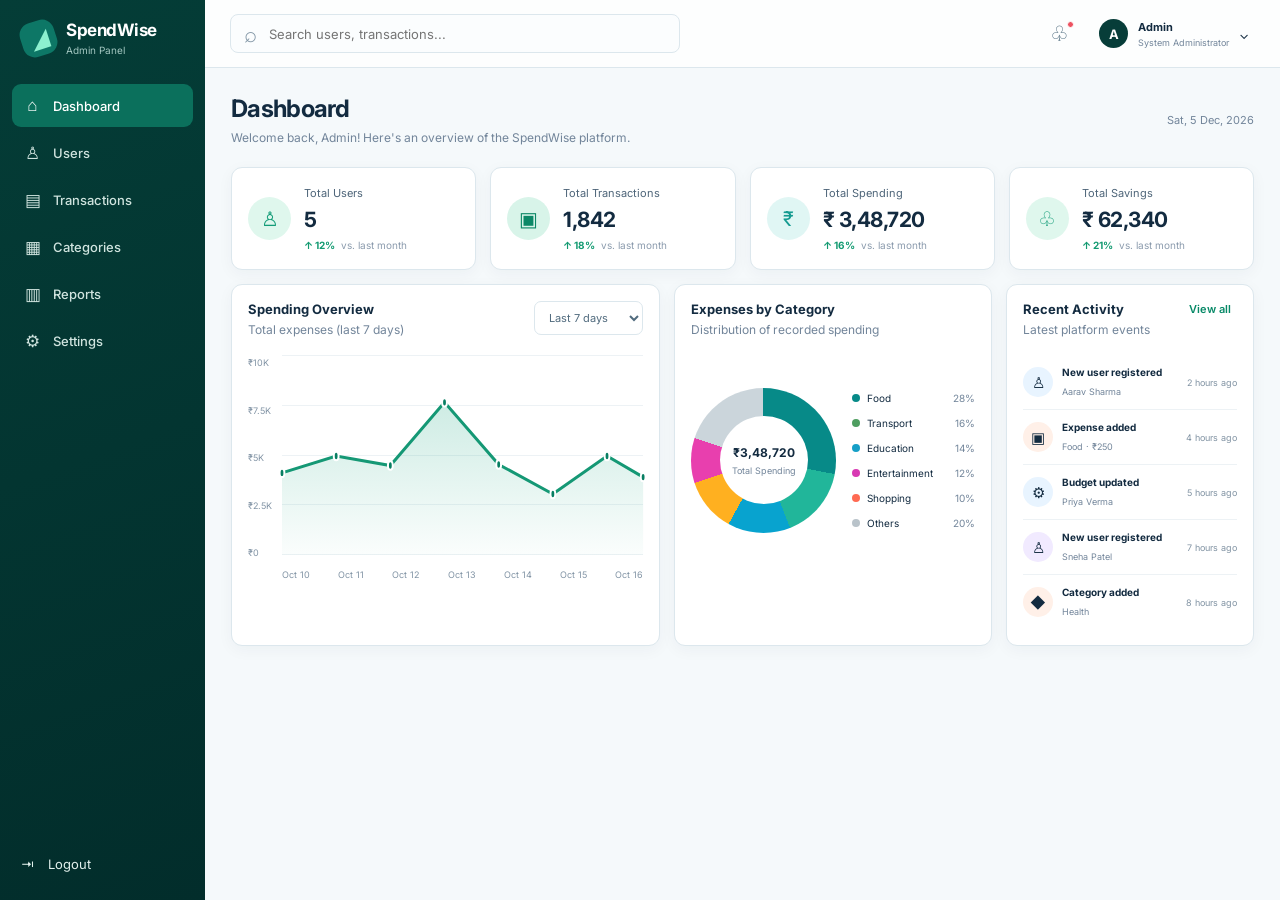
<file: spendwise-admin-panel/spendwise-admin-panel/index.html>
<!DOCTYPE html>
<html lang="en">
<head>
  <meta charset="UTF-8">
  <meta name="viewport" content="width=device-width, initial-scale=1.0">
  <meta name="description" content="SpendWise administration dashboard UI prototype">
  <title>SpendWise | Admin Panel</title>
  <link rel="stylesheet" href="css/style.css">
</head>
<body>
  <div class="app-shell">
    <aside class="sidebar" id="sidebar">
      <a class="brand" href="#dashboard" id="brandHome" aria-label="SpendWise Admin Dashboard">
        <span class="brand-mark">◢</span>
        <span><strong>SpendWise</strong><small>Admin Panel</small></span>
      </a>
      <nav class="main-nav" aria-label="Main navigation">
        <button class="nav-link active" data-page="dashboard"><span>⌂</span>Dashboard</button>
        <button class="nav-link" data-page="users"><span>♙</span>Users</button>
        <button class="nav-link" data-page="transactions"><span>▤</span>Transactions</button>
        <button class="nav-link" data-page="categories"><span>▦</span>Categories</button>
        <button class="nav-link" data-page="reports"><span>▥</span>Reports</button>
        <button class="nav-link" data-page="settings"><span>⚙</span>Settings</button>
      </nav>
      <button class="logout" id="logoutBtn"><span>⇥</span> Logout</button>
    </aside>

    <main class="main-area">
      <header class="topbar">
        <button class="mobile-menu" id="menuBtn" aria-label="Toggle menu">☰</button>
        <label class="global-search"><span>⌕</span><input id="globalSearch" type="search" placeholder="Search users, transactions..." aria-label="Search users and transactions"></label>
        <div class="top-actions">
          <button class="icon-button notification-button" id="notificationBtn" aria-label="Notifications">♧<i></i></button>
          <button class="profile-chip" id="profileBtn"><span class="avatar">A</span><span><strong>Admin</strong><small>System Administrator</small></span><span>⌄</span></button>
        </div>
      </header>

      <div class="page-content">
        <section class="page-view active" id="page-dashboard">
          <div class="page-heading"><div><h1>Dashboard</h1><p>Welcome back, Admin! Here's an overview of the SpendWise platform.</p></div><span class="today-label" id="todayLabel"></span></div>
          <div class="stats-grid">
            <article class="stat-card"><div class="stat-icon mint">♙</div><div><p>Total Users</p><strong id="totalUsers">124</strong><small class="trend">↑ 12% <span>vs. last month</span></small></div></article>
            <article class="stat-card"><div class="stat-icon green">▣</div><div><p>Total Transactions</p><strong id="totalTransactions">1,842</strong><small class="trend">↑ 18% <span>vs. last month</span></small></div></article>
            <article class="stat-card"><div class="stat-icon aqua">₹</div><div><p>Total Spending</p><strong id="totalSpending">₹ 3,48,720</strong><small class="trend">↑ 16% <span>vs. last month</span></small></div></article>
            <article class="stat-card"><div class="stat-icon mint">♧</div><div><p>Total Savings</p><strong>₹ 62,340</strong><small class="trend">↑ 21% <span>vs. last month</span></small></div></article>
          </div>
          <div class="dashboard-grid">
            <article class="panel spending-panel"><div class="panel-heading"><div><h2>Spending Overview</h2><p>Total expenses (last 7 days)</p></div><select id="chartRange" aria-label="Chart range"><option>Last 7 days</option><option>Last 30 days</option></select></div><div class="line-chart-wrap"><div class="y-labels"><span>₹10K</span><span>₹7.5K</span><span>₹5K</span><span>₹2.5K</span><span>₹0</span></div><div class="line-chart"><div class="grid-lines"><i></i><i></i><i></i><i></i><i></i></div><svg viewBox="0 0 600 190" preserveAspectRatio="none" role="img" aria-label="Spending line chart"><defs><linearGradient id="areaFill" x1="0" x2="0" y1="0" y2="1"><stop offset="0%" stop-color="#20a884" stop-opacity=".22"/><stop offset="100%" stop-color="#20a884" stop-opacity=".02"/></linearGradient></defs><path class="chart-area" d="M0 112 L90 96 L180 105 L270 45 L360 104 L450 132 L540 96 L600 116 L600 190 L0 190 Z"/><polyline class="chart-line" points="0,112 90,96 180,105 270,45 360,104 450,132 540,96 600,116"/><g class="chart-dots"><circle cx="0" cy="112" r="4"/><circle cx="90" cy="96" r="4"/><circle cx="180" cy="105" r="4"/><circle cx="270" cy="45" r="4"/><circle cx="360" cy="104" r="4"/><circle cx="450" cy="132" r="4"/><circle cx="540" cy="96" r="4"/><circle cx="600" cy="116" r="4"/></g></svg><div class="x-labels"><span>Oct 10</span><span>Oct 11</span><span>Oct 12</span><span>Oct 13</span><span>Oct 14</span><span>Oct 15</span><span>Oct 16</span></div></div></div></article>
            <article class="panel category-panel"><div class="panel-heading"><div><h2>Expenses by Category</h2><p>Distribution of recorded spending</p></div></div><div class="donut-layout"><div class="donut"><div><strong>₹3,48,720</strong><span>Total Spending</span></div></div><ul class="legend"><li><i class="dot food"></i>Food <span>28%</span></li><li><i class="dot transport"></i>Transport <span>16%</span></li><li><i class="dot education"></i>Education <span>14%</span></li><li><i class="dot entertainment"></i>Entertainment <span>12%</span></li><li><i class="dot shopping"></i>Shopping <span>10%</span></li><li><i class="dot others"></i>Others <span>20%</span></li></ul></div></article>
            <article class="panel activity-panel"><div class="panel-heading"><div><h2>Recent Activity</h2><p>Latest platform events</p></div><button class="text-button" data-go="transactions">View all</button></div><div class="activity-list" id="activityList"></div></article>
          </div>
        </section>

        <section class="page-view" id="page-users">
          <div class="page-heading"><div><h1>Users Management</h1><p>View and manage registered users.</p></div><button class="primary-button" id="addUserBtn">＋ Add User</button></div>
          <div class="panel table-panel">
            <div class="filter-row"><select id="userRoleFilter"><option value="">All Roles</option><option>Student</option><option>Admin</option></select><select id="userStatusFilter"><option value="">All Status</option><option>Active</option><option>Inactive</option></select><label class="table-search">⌕ <input id="userSearch" placeholder="Search by name or email"></label></div>
            <div class="table-scroll"><table><thead><tr><th>ID</th><th>Name</th><th>Email</th><th>Role</th><th>Status</th><th>Joined On</th><th>Actions</th></tr></thead><tbody id="usersTable"></tbody></table></div>
            <div class="table-footer"><span id="usersCount"></span><div class="pagination" id="usersPagination" aria-label="Users pages"></div></div>
          </div>
        </section>

        <section class="page-view" id="page-transactions">
          <div class="page-heading"><div><h1>Transactions</h1><p>Review and manage transaction records.</p></div><button class="primary-button" id="exportBtn">⇩ Export CSV</button></div>
          <div class="panel table-panel">
            <div class="filter-row transaction-filters"><select id="transactionUserFilter"><option value="">All Users</option></select><select id="transactionCategoryFilter"><option value="">All Categories</option><option>Food</option><option>Transport</option><option>Education</option><option>Entertainment</option><option>Shopping</option><option>Health</option></select><select id="transactionTypeFilter"><option value="">All Types</option><option>Expense</option><option>Income</option></select><label class="date-filter">▦ <input type="date" id="transactionDate"></label></div>
            <div class="table-scroll"><table><thead><tr><th>ID</th><th>User</th><th>Type</th><th>Category</th><th>Amount</th><th>Date</th><th>Actions</th></tr></thead><tbody id="transactionsTable"></tbody></table></div>
            <div class="table-footer"><span id="transactionsCount"></span><div class="pagination" id="transactionsPagination" aria-label="Transaction pages"></div></div>
          </div>
        </section>

        <section class="page-view" id="page-categories">
          <div class="page-heading"><div><h1>Categories Management</h1><p>Manage expense categories and their settings.</p></div><button class="primary-button" id="addCategoryBtn">＋ Add Category</button></div>
          <div class="panel table-panel"><div class="table-scroll"><table><thead><tr><th>Name</th><th>Icon</th><th>Color</th><th>Status</th><th>Actions</th></tr></thead><tbody id="categoriesTable"></tbody></table></div></div>
        </section>

        <section class="page-view" id="page-reports">
          <div class="page-heading"><div><h1>Reports &amp; Analytics</h1><p>Detailed insights into spending and user behaviour.</p></div><label class="date-range">▦ <input type="month" id="reportMonth" value="2026-10"></label></div>
          <div class="report-tabs"><button class="selected" data-report="overview">Overview</button><button data-report="categories">Category Breakdown</button><button data-report="activity">User Activity</button></div>
          <div class="reports-grid"><article class="panel report-chart"><h2>Monthly Spending Trend</h2><p class="muted">Total recorded expenses</p><div class="bar-chart" id="barChart"><div><span style="height:35%"></span><small>May</small></div><div><span style="height:48%"></span><small>Jun</small></div><div><span style="height:44%"></span><small>Jul</small></div><div><span style="height:63%"></span><small>Aug</small></div><div><span style="height:72%"></span><small>Sep</small></div><div><span style="height:90%"></span><small>Oct</small></div></div></article><article class="panel top-users"><h2>Top Spending Users</h2><p class="muted">Illustrative sample totals</p><div id="topUsersList"></div></article></div>
        </section>

        <section class="page-view" id="page-settings">
          <div class="page-heading"><div><h1>Settings</h1><p>Configure application settings and preferences.</p></div></div>
          <div class="panel settings-panel"><div class="settings-tabs"><button class="selected">General</button><button data-settings-tab="database">Database</button><button data-settings-tab="security">Security</button><button data-settings-tab="notifications">Notifications</button></div>
            <form id="settingsForm"><h2>Application Settings</h2><label class="form-field">Application Name<input name="appName" value="SpendWise" required></label><label class="form-field">Default Currency<select name="currency"><option>INR (₹)</option><option>USD ($)</option><option>EUR (€)</option></select></label><label class="form-field">Time Zone<select name="timezone"><option>IST (UTC+5:30)</option><option>UTC</option><option>CET (UTC+1)</option></select></label><label class="toggle-field"><span><strong>Email notifications</strong><small>Receive system activity summaries.</small></span><input type="checkbox" name="emailNotifications" checked></label><label class="toggle-field"><span><strong>Maintenance mode</strong><small>Show a maintenance notice to users.</small></span><input type="checkbox" name="maintenance"></label><div class="settings-footer"><span id="settingsMessage" role="status"></span><button class="primary-button" type="submit">Save Changes</button></div></form>
          </div>
        </section>
      </div>
    </main>
  </div>

  <div class="modal-backdrop" id="modalBackdrop" hidden>
    <section class="modal" role="dialog" aria-modal="true" aria-labelledby="modalTitle">
      <div class="modal-heading"><h2 id="modalTitle">Add user</h2><button class="icon-button" id="closeModal" aria-label="Close dialog">×</button></div>
      <form id="modalForm"><div id="modalFields"></div><div class="modal-actions"><button type="button" class="secondary-button" id="cancelModal">Cancel</button><button type="submit" class="primary-button" id="modalSubmit">Save</button></div></form>
    </section>
  </div>
  <div class="confirm-backdrop" id="transactionConfirmBackdrop" hidden>
    <section class="confirm-dialog" role="dialog" aria-modal="true" aria-labelledby="transactionConfirmTitle" aria-describedby="transactionConfirmDescription" tabindex="-1">
      <div class="confirm-icon" aria-hidden="true">♲</div>
      <h2 id="transactionConfirmTitle">Delete transaction?</h2>
      <p id="transactionConfirmDescription">Are you sure you want to delete this transaction from the demo? This action cannot be undone.</p>
      <div class="confirm-actions">
        <button type="button" class="secondary-button" id="cancelTransactionDelete">Cancel</button>
        <button type="button" class="danger-button" id="confirmTransactionDelete">Delete transaction</button>
      </div>
    </section>
  </div>
  <div class="toast" id="toast" role="status" aria-live="polite"></div>
  <script src="js/app.js"></script>
</body>
</html>
</file>
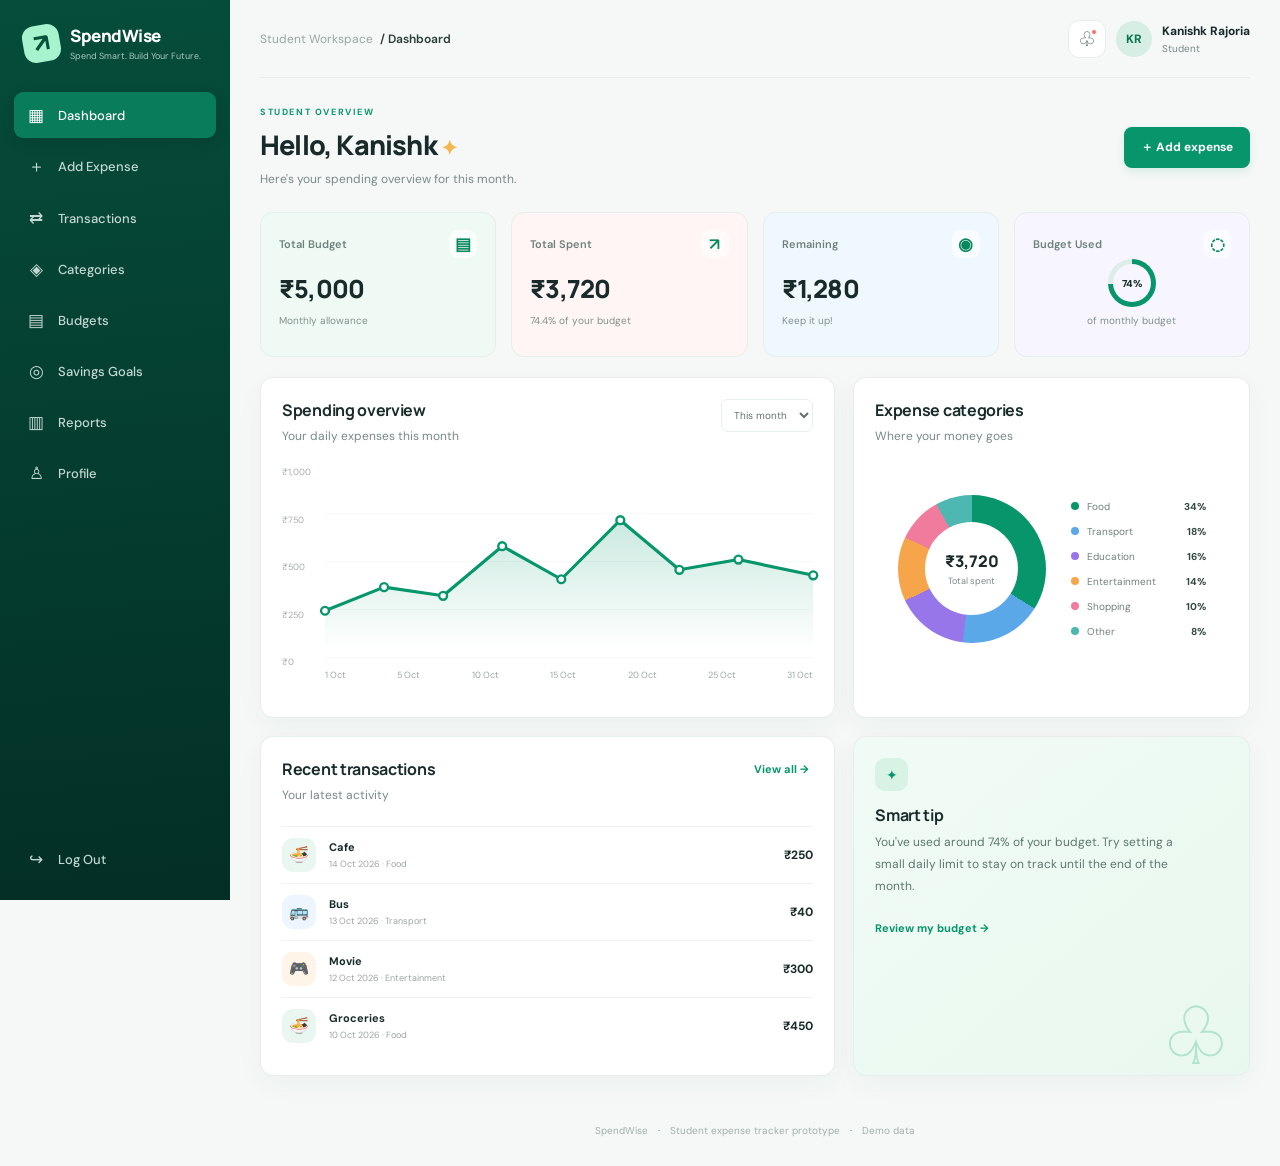
<file: SpendWise-Student-Panel/spendwise-student-panel/index.html>
<!DOCTYPE html>
<html lang="en">
<head>
  <meta charset="UTF-8">
  <meta name="viewport" content="width=device-width, initial-scale=1.0">
  <meta name="description" content="SpendWise student expense and budget tracker prototype">
  <title>SpendWise — Student Dashboard</title>
  <link rel="stylesheet" href="css/style.css">
</head>
<body>
  <div class="app-shell">
    <aside class="sidebar" id="sidebar">
      <a class="brand" href="#dashboard" data-go="dashboard" aria-label="SpendWise home — go to Dashboard"><span class="brand-mark">↗</span><span><b>SpendWise</b><small>Spend Smart. Build Your Future.</small></span></a>
      <nav class="nav">
        <button class="nav-link active" data-page="dashboard"><span>▦</span> Dashboard</button>
        <button class="nav-link" data-page="add-expense"><span>＋</span> Add Expense</button>
        <button class="nav-link" data-page="transactions"><span>⇄</span> Transactions</button>
        <button class="nav-link" data-page="categories"><span>◈</span> Categories</button>
        <button class="nav-link" data-page="budgets"><span>▤</span> Budgets</button>
        <button class="nav-link" data-page="goals"><span>◎</span> Savings Goals</button>
        <button class="nav-link" data-page="reports"><span>▥</span> Reports</button>
        <button class="nav-link" data-page="profile"><span>♙</span> Profile</button>
      </nav>
      <button class="nav-link logout" id="logoutBtn"><span>↪</span> Log Out</button>
    </aside>

    <main class="main">
      <header class="topbar">
        <button class="menu-toggle" id="menuToggle" aria-label="Toggle navigation">☰</button>
        <div class="breadcrumb"><span>Student Workspace</span><b id="pageTitle">/ Dashboard</b></div>
        <div class="top-actions"><button class="icon-btn" id="notificationBtn" aria-label="Notifications">♧<i></i></button><div class="avatar" id="headerAvatar">KR</div><div class="user-meta"><b>Kanishk Rajoria</b><small>Student</small></div></div>
      </header>

      <section class="page active" id="page-dashboard">
        <div class="welcome-row"><div><p class="eyebrow">STUDENT OVERVIEW</p><h1>Hello, Kanishk <span>✦</span></h1><p class="muted">Here's your spending overview for this month.</p></div><button class="btn primary" data-go="add-expense">＋ Add expense</button></div>
        <div class="stat-grid">
          <article class="stat-card mint"><div class="stat-head"><span>Total Budget</span><span class="stat-icon">▤</span></div><strong id="dashBudget">₹5,000</strong><small>Monthly allowance</small></article>
          <article class="stat-card rose"><div class="stat-head"><span>Total Spent</span><span class="stat-icon">↗</span></div><strong id="dashSpent">₹3,720</strong><small id="spentPercent">74.4% of your budget</small></article>
          <article class="stat-card blue"><div class="stat-head"><span>Remaining</span><span class="stat-icon">◉</span></div><strong id="dashRemaining">₹1,280</strong><small>Keep it up!</small></article>
          <article class="stat-card lavender"><div class="stat-head"><span>Budget Used</span><span class="stat-icon">◌</span></div><div class="progress-circle"><span id="circlePercent">74%</span></div><small>of monthly budget</small></article>
        </div>
        <div class="content-grid">
          <article class="card chart-card"><div class="card-heading"><div><h2>Spending overview</h2><p class="muted">Your daily expenses this month</p></div><select id="chartRange" aria-label="Chart range"><option>This month</option><option>Last month</option></select></div><div class="chart-wrap"><div class="y-labels"><span>₹1,000</span><span>₹750</span><span>₹500</span><span>₹250</span><span>₹0</span></div><svg class="line-chart" viewBox="0 0 620 220" role="img" aria-label="Illustrative spending trend chart"><defs><linearGradient id="areaFill" x1="0" x2="0" y1="0" y2="1"><stop offset="0%" stop-color="#0d9b70" stop-opacity=".22"/><stop offset="100%" stop-color="#0d9b70" stop-opacity="0"/></linearGradient></defs><path d="M0 170 L75 140 L150 151 L225 88 L300 130 L375 55 L450 118 L525 105 L620 125 L620 220 L0 220 Z" fill="url(#areaFill)"/><polyline points="0,170 75,140 150,151 225,88 300,130 375,55 450,118 525,105 620,125" fill="none" stroke="#07966b" stroke-width="4" stroke-linecap="round" stroke-linejoin="round"/><g fill="#fff" stroke="#07966b" stroke-width="3"><circle cx="0" cy="170" r="5"/><circle cx="75" cy="140" r="5"/><circle cx="150" cy="151" r="5"/><circle cx="225" cy="88" r="5"/><circle cx="300" cy="130" r="5"/><circle cx="375" cy="55" r="5"/><circle cx="450" cy="118" r="5"/><circle cx="525" cy="105" r="5"/><circle cx="620" cy="125" r="5"/></g></svg><div class="x-labels"><span>1 Oct</span><span>5 Oct</span><span>10 Oct</span><span>15 Oct</span><span>20 Oct</span><span>25 Oct</span><span>31 Oct</span></div></div></article>
          <article class="card category-chart"><div class="card-heading"><div><h2>Expense categories</h2><p class="muted">Where your money goes</p></div></div><div class="donut-area"><div class="donut"><div><b>₹3,720</b><small>Total spent</small></div></div><div class="legend"><div><i class="dot green"></i>Food <b>34%</b></div><div><i class="dot blue-dot"></i>Transport <b>18%</b></div><div><i class="dot purple-dot"></i>Education <b>16%</b></div><div><i class="dot orange-dot"></i>Entertainment <b>14%</b></div><div><i class="dot pink-dot"></i>Shopping <b>10%</b></div><div><i class="dot teal-dot"></i>Other <b>8%</b></div></div></div></article>
        </div>
        <div class="content-grid lower-grid">
          <article class="card"><div class="card-heading"><div><h2>Recent transactions</h2><p class="muted">Your latest activity</p></div><button class="text-btn" data-go="transactions">View all →</button></div><div id="recentTransactions" class="recent-list"></div></article>
          <article class="card tip-card"><div class="tip-icon">✦</div><h2>Smart tip</h2><p>You've used around 74% of your budget. Try setting a small daily limit to stay on track until the end of the month.</p><button class="text-btn" data-go="budgets">Review my budget →</button><div class="plant">♧</div></article>
        </div>
      </section>

      <section class="page" id="page-add-expense">
        <div class="page-intro"><p class="eyebrow">TRACK YOUR DAILY EXPENSES</p><h1>Add expense</h1><p class="muted">Record a purchase to keep your budget up to date.</p></div>
        <div class="form-layout"><form id="expenseForm" class="card form-card"><label for="expenseAmount">Amount (₹) <em>*</em></label><input id="expenseAmount" type="number" min="0.01" step="0.01" placeholder="e.g. 150" required><label for="expenseCategory">Category <em>*</em></label><select id="expenseCategory" required><option value="">Select a category</option><option>Food</option><option>Transport</option><option>Education</option><option>Entertainment</option><option>Shopping</option><option>Health</option><option>Bills</option><option>Other</option></select><label for="expenseDate">Date <em>*</em></label><input id="expenseDate" type="date" required><label for="expenseDescription">Description (optional)</label><textarea id="expenseDescription" rows="3" placeholder="What did you spend on?"></textarea><button class="btn primary full" type="submit">＋ Save expense</button><p class="form-note">Demo note: entries are stored in this browser session only.</p></form><aside class="card side-note"><div class="side-note-icon">✦</div><h2>Small expenses add up</h2><p class="muted">Logging even a small purchase gives you a clearer picture of your habits.</p><div class="mini-stat"><span>Monthly budget</span><b id="formBudget">₹5,000</b></div><div class="mini-stat"><span>Remaining</span><b id="formRemaining">₹1,280</b></div></aside></div>
      </section>

      <section class="page" id="page-transactions">
        <div class="page-intro"><p class="eyebrow">YOUR MONEY, MADE CLEAR</p><h1>Transactions</h1><p class="muted">View and manage all your expenses.</p></div>
        <article class="card"><div class="toolbar"><input id="transactionSearch" type="search" placeholder="⌕  Search transactions…"><select id="transactionFilter"><option value="All">All categories</option><option>Food</option><option>Transport</option><option>Education</option><option>Entertainment</option><option>Shopping</option><option>Health</option><option>Bills</option><option>Other</option></select><select id="dateFilter"><option value="all">All dates</option><option value="30">Last 30 days</option></select><button class="btn outline" id="exportBtn">↓ Export CSV</button></div><div class="table-wrap"><table><thead><tr><th>Date</th><th>Description</th><th>Category</th><th>Amount</th><th></th></tr></thead><tbody id="transactionsBody"></tbody></table></div><p class="table-foot" id="transactionCount"></p></article>
      </section>

      <section class="page" id="page-categories">
        <div class="page-intro"><p class="eyebrow">ORGANISE YOUR SPENDING</p><h1>Expense categories</h1><p class="muted">Understand which areas use most of your budget.</p></div><div class="category-grid" id="categoryGrid"></div>
      </section>

      <section class="page" id="page-budgets">
        <div class="welcome-row"><div class="page-intro"><p class="eyebrow">PLAN WITH CONFIDENCE</p><h1>Monthly budgets</h1><p class="muted">Set limits and track how much you have left.</p></div><button class="btn primary" id="editBudgetBtn">＋ Set budget</button></div>
        <article class="card budget-summary"><div><span class="muted">Total monthly budget</span><h2 id="budgetTotal">₹5,000</h2></div><div><span class="muted">Spent so far</span><h2 id="budgetSpent">₹3,720</h2></div><div><span class="muted">Available</span><h2 class="green-text" id="budgetAvailable">₹1,280</h2></div></article><div class="card"><div class="card-heading"><div><h2>Category limits</h2><p class="muted">Illustrative limits for this prototype</p></div></div><div id="budgetList" class="budget-list"></div></div>
      </section>

      <section class="page" id="page-goals">
        <div class="welcome-row"><div class="page-intro"><p class="eyebrow">SAVE FOR SOMETHING GREAT</p><h1>Savings goals</h1><p class="muted">Small steps can help you reach bigger goals.</p></div><button class="btn primary" id="addGoalBtn">＋ Add goal</button></div><div class="goal-grid" id="goalGrid"></div>
      </section>

      <section class="page" id="page-reports">
        <div class="page-intro"><p class="eyebrow">YOUR SPENDING PATTERNS</p><h1>Spending reports</h1><p class="muted">A simple summary to help you make informed choices.</p></div><div class="report-grid"><article class="card"><h2>Monthly spending</h2><p class="muted">Sample weekly totals</p><div class="bar-chart"><div><span style="height:42%"></span><small>Week 1</small></div><div><span style="height:62%"></span><small>Week 2</small></div><div><span style="height:50%"></span><small>Week 3</small></div><div><span style="height:84%"></span><small>Week 4</small></div></div></article><article class="card"><h2>Insights</h2><div class="insight"><span>↗</span><div><b>Largest category</b><p class="muted">Food is your biggest sample spending category.</p></div></div><div class="insight"><span>◎</span><div><b>Budget check</b><p class="muted" id="reportBudgetTip">You have ₹1,280 remaining in your monthly budget.</p></div></div><div class="insight"><span>✦</span><div><b>Try a small change</b><p class="muted">Review subscriptions and frequent small purchases.</p></div></div></article></div>
      </section>

      <section class="page" id="page-profile">
        <div class="page-intro"><p class="eyebrow">YOUR ACCOUNT</p><h1>Profile</h1><p class="muted">Review your student details.</p></div><article class="card profile-card"><div class="profile-avatar" id="profileAvatar">KR</div><div class="profile-main"><h2>Kanishk Rajoria</h2><p class="muted">kanishk@example.com · Student</p></div><span class="role-pill">Student</span><div class="profile-photo-actions"><label class="btn outline upload-label" for="profilePictureInput">↑ Upload profile picture</label><input id="profilePictureInput" type="file" accept="image/png,image/jpeg,image/webp,image/gif" hidden><button class="text-btn" id="removeProfilePictureBtn" type="button">Remove picture</button><small>JPG, PNG, WEBP or GIF · up to 5 MB</small></div><hr><div class="profile-details"><div><small>Full name</small><b>Kanishk Rajoria</b></div><div><small>Email</small><b>kanishk@example.com</b></div><div><small>College</small><b>Dezyne Ecole College</b></div><div><small>Account type</small><b>Student account</b></div></div><p class="form-note">Profile details are demonstration content. Authentication and account editing are not connected.</p></article>
      </section>
      <footer>SpendWise <span>·</span> Student expense tracker prototype <span>·</span> Demo data</footer>
    </main>
  </div>

  <dialog id="budgetDialog"><form method="dialog" id="budgetForm" class="dialog-form"><button class="dialog-close" value="cancel" aria-label="Close">×</button><p class="eyebrow">MONTHLY PLANNING</p><h2>Set monthly budget</h2><label for="newBudget">Budget amount (₹)</label><input id="newBudget" type="number" min="1" required value="5000"><div class="dialog-actions"><button class="btn outline" value="cancel">Cancel</button><button class="btn primary" id="saveBudgetBtn" value="default">Save budget</button></div></form></dialog>
  <dialog id="goalDialog" aria-labelledby="goalDialogTitle"><form id="goalForm" class="dialog-form"><button class="dialog-close" type="button" data-close-dialog="goalDialog" aria-label="Close">×</button><p class="eyebrow">SAVINGS PLAN</p><h2 id="goalDialogTitle">Add a savings goal</h2><label for="goalName">Goal name</label><input id="goalName" required maxlength="70" placeholder="e.g. New headphones"><label for="goalTarget">Target amount (₹)</label><input id="goalTarget" type="number" min="1" step="0.01" required placeholder="e.g. 5000"><label for="goalSaved">Already saved (₹)</label><input id="goalSaved" type="number" min="0" step="0.01" value="0" required><label for="goalDate">Target date <span class="optional-label">(optional)</span></label><input id="goalDate" type="date"><div class="dialog-actions"><button class="btn outline" type="button" data-close-dialog="goalDialog">Cancel</button><button class="btn primary" id="saveGoalBtn" type="submit">Save goal</button></div></form></dialog>
  <dialog id="savingsDialog" aria-labelledby="savingsDialogTitle"><form id="savingsForm" class="dialog-form"><button class="dialog-close" type="button" data-close-dialog="savingsDialog" aria-label="Close">×</button><p class="eyebrow">KEEP MAKING PROGRESS</p><h2 id="savingsDialogTitle">Add savings</h2><p class="muted" id="savingsGoalContext">Update your savings progress.</p><label for="savingsAmount">How much did you save? (₹)</label><input id="savingsAmount" type="number" min="0.01" step="0.01" required placeholder="e.g. 500"><div class="dialog-actions"><button class="btn outline" type="button" data-close-dialog="savingsDialog">Cancel</button><button class="btn primary" type="submit">Add savings</button></div></form></dialog>
  <dialog id="deleteGoalDialog" aria-labelledby="deleteGoalTitle"><div class="dialog-form"><button class="dialog-close" type="button" data-close-dialog="deleteGoalDialog" aria-label="Close">×</button><div class="confirm-icon">!</div><p class="eyebrow">SAVINGS PLAN</p><h2 id="deleteGoalTitle">Delete this goal?</h2><p class="muted" id="deleteGoalMessage">This goal will be removed from your savings list.</p><div class="dialog-actions"><button class="btn outline" type="button" data-close-dialog="deleteGoalDialog">Cancel</button><button class="btn danger" type="button" id="confirmDeleteGoalBtn">Delete goal</button></div></div></dialog>
  <div class="toast" id="toast" role="status" aria-live="polite"></div>
  <script src="js/app.js"></script>
</body>
</html>
</file>
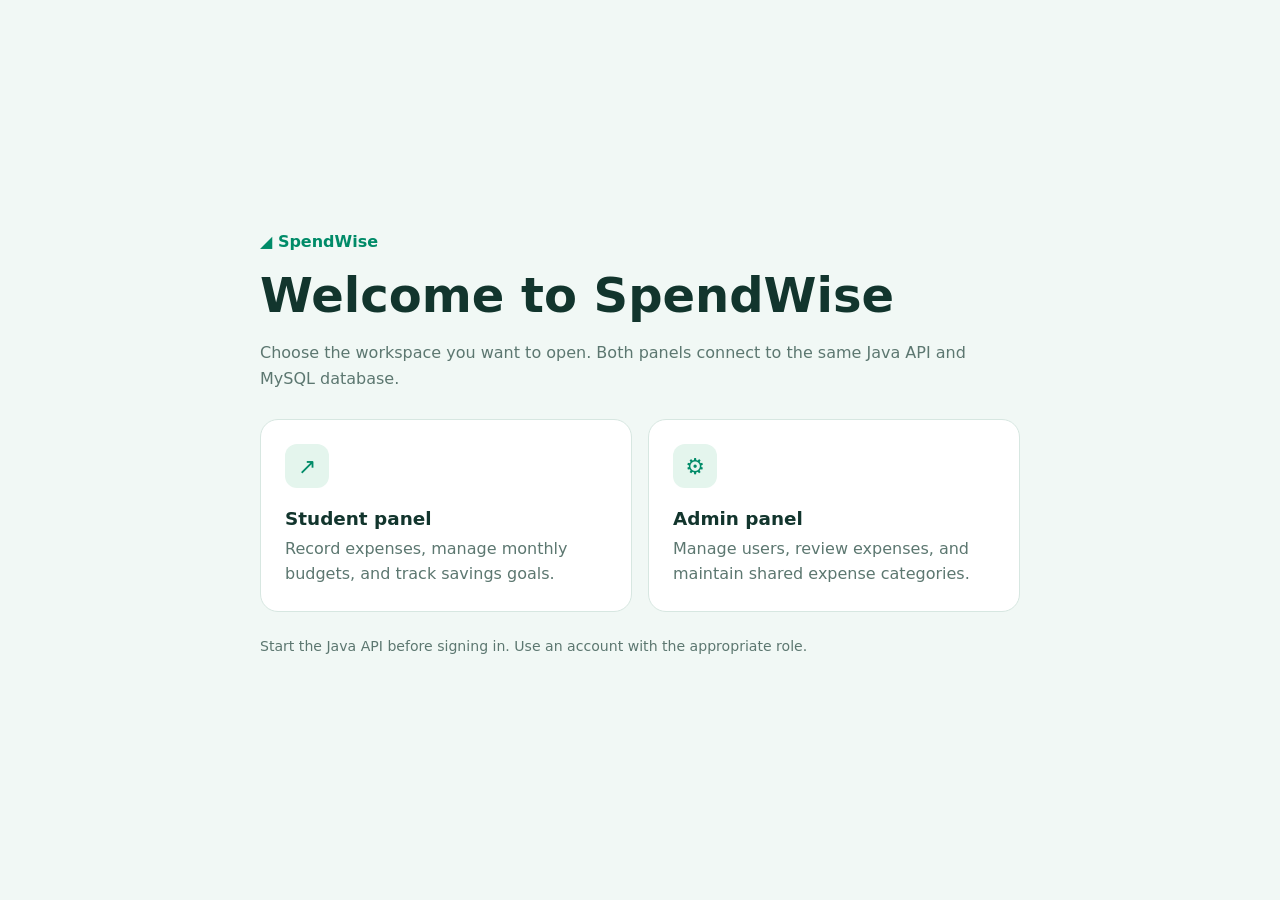
<file: SpendWise-final-adjustments/SpendWise-final-adjustments/SpendWise-Student-Panel/index.html>
<!doctype html>
<html lang="en">
<head>
  <meta charset="utf-8">
  <meta name="viewport" content="width=device-width, initial-scale=1">
  <title>SpendWise — Choose your workspace</title>
  <style>
    :root{color-scheme:light;--green:#008b68;--ink:#12352d;--muted:#5c7770;--line:#d7e7e1;--bg:#f1f8f5}
    *{box-sizing:border-box}body{margin:0;min-height:100vh;display:grid;place-items:center;padding:28px;background:var(--bg);font-family:Inter,system-ui,-apple-system,"Segoe UI",sans-serif;color:var(--ink)}
    main{width:min(760px,100%)}.brand{font-weight:800;color:var(--green);margin-bottom:18px}.brand:before{content:"◢ ";}h1{font-size:clamp(2rem,5vw,3rem);line-height:1.1;margin:0 0 18px} .intro{color:var(--muted);line-height:1.6;margin-bottom:28px}
    .choices{display:grid;grid-template-columns:repeat(2,minmax(0,1fr));gap:16px}.choice{display:block;padding:24px;background:white;border:1px solid var(--line);border-radius:18px;text-decoration:none;color:inherit;transition:border-color .15s,transform .15s}.choice:hover,.choice:focus{border-color:var(--green);transform:translateY(-2px);outline:none}.icon{display:grid;place-items:center;width:44px;height:44px;border-radius:12px;background:#e4f5ed;color:var(--green);font-size:22px;margin-bottom:20px}h2{font-size:1.15rem;margin:0 0 8px}.choice p{margin:0;color:var(--muted);line-height:1.55}.note{font-size:.88rem;color:var(--muted);margin-top:26px}
    @media(max-width:560px){.choices{grid-template-columns:1fr}}
  </style>
</head>
<body><main>
  <div class="brand">SpendWise</div>
  <h1>Welcome to SpendWise</h1>
  <p class="intro">Choose the workspace you want to open. Both panels connect to the same Java API and MySQL database.</p>
  <section class="choices" aria-label="Choose a workspace">
    <a class="choice" href="/spendwise-student-panel/login.html"><span class="icon" aria-hidden="true">↗</span><h2>Student panel</h2><p>Record expenses, manage monthly budgets, and track savings goals.</p></a>
    <a class="choice" href="/spendwise-admin-panel/login.html"><span class="icon" aria-hidden="true">⚙</span><h2>Admin panel</h2><p>Manage users, review expenses, and maintain shared expense categories.</p></a>
  </section>
  <p class="note">Start the Java API before signing in. Use an account with the appropriate role.</p>
</main></body></html>
</file>
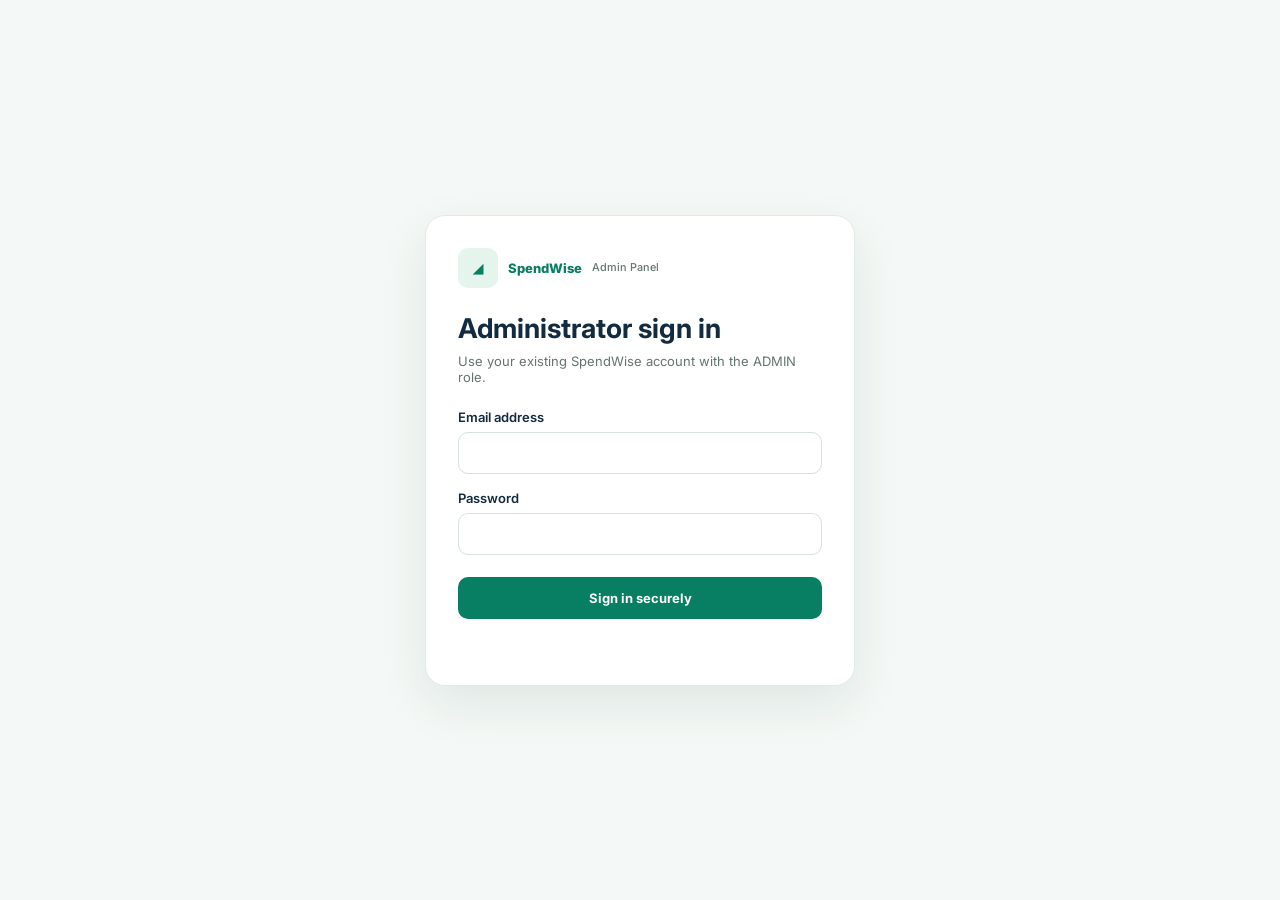
<file: SpendWise-final-adjustments/SpendWise-final-adjustments/SpendWise-Student-Panel/spendwise-admin-panel/index.html>
<!DOCTYPE html>
<html lang="en">
<head>
  <meta charset="UTF-8">
  <meta name="viewport" content="width=device-width, initial-scale=1.0">
  <meta name="description" content="SpendWise administration dashboard UI prototype">
  <title>SpendWise | Admin Panel</title>
  <link rel="stylesheet" href="css/style.css">
</head>
<body>
  <div class="app-shell">
    <aside class="sidebar" id="sidebar">
      <a class="brand" href="#dashboard" id="brandHome" aria-label="SpendWise Admin Dashboard">
        <span class="brand-mark">◢</span>
        <span><strong>SpendWise</strong><small>Admin Panel</small></span>
      </a>
      <nav class="main-nav" aria-label="Main navigation">
        <button class="nav-link active" data-page="dashboard"><span>⌂</span>Dashboard</button>
        <button class="nav-link" data-page="users"><span>♙</span>Users</button>
        <button class="nav-link" data-page="transactions"><span>▤</span>Transactions</button>
        <button class="nav-link" data-page="categories"><span>▦</span>Categories</button>
        <button class="nav-link" data-page="reports"><span>▥</span>Reports</button>
        <button class="nav-link" data-page="settings"><span>⚙</span>Settings</button>
      </nav>
      <button class="logout" id="logoutBtn"><span>⇥</span> Logout</button>
    </aside>

    <main class="main-area">
      <header class="topbar">
        <button class="mobile-menu" id="menuBtn" aria-label="Toggle menu">☰</button>
        <label class="global-search"><span>⌕</span><input id="globalSearch" type="search" placeholder="Search users, transactions..." aria-label="Search users and transactions"></label>
        <div class="top-actions">
          <button class="icon-button notification-button" id="notificationBtn" aria-label="Notifications">♧<i></i></button>
          <button class="profile-chip" id="profileBtn"><span class="avatar">A</span><span><strong>Admin</strong><small>System Administrator</small></span><span>⌄</span></button>
        </div>
      </header>

      <div class="page-content">
        <section class="page-view active" id="page-dashboard">
          <div class="page-heading"><div><h1>Dashboard</h1><p>Welcome back, Admin! Here's an overview of the SpendWise platform.</p></div><span class="today-label" id="todayLabel"></span></div>
          <div class="stats-grid">
            <article class="stat-card"><div class="stat-icon mint">♙</div><div><p>Total Users</p><strong id="totalUsers">—</strong><small class="trend">Live database value</small></div></article>
            <article class="stat-card"><div class="stat-icon green">▣</div><div><p>Total Transactions</p><strong id="totalTransactions">—</strong><small class="trend">Live database value</small></div></article>
            <article class="stat-card"><div class="stat-icon aqua">₹</div><div><p>Total Spending</p><strong id="totalSpending">—</strong><small class="trend">Live database value</small></div></article>
            <article class="stat-card"><div class="stat-icon mint">♧</div><div><p>Total Savings</p><strong>—</strong><small class="trend">Live database value</small></div></article>
          </div>
          <div class="dashboard-grid">
            <article class="panel spending-panel"><div class="panel-heading"><div><h2>Spending Overview</h2><p>Total expenses (last 7 days)</p></div><select id="chartRange" aria-label="Chart range"><option>Last 7 days</option><option>Last 30 days</option></select></div><div class="line-chart-wrap"><div class="y-labels"><span>₹10K</span><span>₹7.5K</span><span>₹5K</span><span>₹2.5K</span><span>₹0</span></div><div class="line-chart"><div class="grid-lines"><i></i><i></i><i></i><i></i><i></i></div><svg id="adminSpendingChart" viewBox="0 0 600 190" preserveAspectRatio="none" role="img" aria-label="Spending line chart"><defs><linearGradient id="areaFill" x1="0" x2="0" y1="0" y2="1"><stop offset="0%" stop-color="#20a884" stop-opacity=".22"/><stop offset="100%" stop-color="#20a884" stop-opacity=".02"/></linearGradient></defs><path class="chart-area" d="M0 112 L90 96 L180 105 L270 45 L360 104 L450 132 L540 96 L600 116 L600 190 L0 190 Z"/><polyline class="chart-line" points="0,112 90,96 180,105 270,45 360,104 450,132 540,96 600,116"/><g class="chart-dots"><circle cx="0" cy="112" r="4"/><circle cx="90" cy="96" r="4"/><circle cx="180" cy="105" r="4"/><circle cx="270" cy="45" r="4"/><circle cx="360" cy="104" r="4"/><circle cx="450" cy="132" r="4"/><circle cx="540" cy="96" r="4"/><circle cx="600" cy="116" r="4"/></g></svg><div class="x-labels"><span>Oct 10</span><span>Oct 11</span><span>Oct 12</span><span>Oct 13</span><span>Oct 14</span><span>Oct 15</span><span>Oct 16</span></div></div></div></article>
            <article class="panel category-panel"><div class="panel-heading"><div><h2>Expenses by Category</h2><p>Distribution of recorded spending</p></div></div><div class="donut-layout"><div class="donut" id="adminCategoryDonut"><div><strong id="categoryDonutTotal">—</strong><span>Total Spending</span></div></div><ul class="legend" id="categoryLegend"><li><i class="dot food"></i>Food <span>28%</span></li><li><i class="dot transport"></i>Transport <span>16%</span></li><li><i class="dot education"></i>Education <span>14%</span></li><li><i class="dot entertainment"></i>Entertainment <span>12%</span></li><li><i class="dot shopping"></i>Shopping <span>10%</span></li><li><i class="dot others"></i>Others <span>20%</span></li></ul></div></article>
            <article class="panel activity-panel"><div class="panel-heading"><div><h2>Recent Activity</h2><p>Latest platform events</p></div><button class="text-button" data-go="transactions">View all</button></div><div class="activity-list" id="activityList"></div></article>
          </div>
        </section>

        <section class="page-view" id="page-users">
          <div class="page-heading"><div><h1>Users Management</h1><p>View and manage registered users.</p></div><button class="primary-button" id="addUserBtn">＋ Add User</button></div>
          <div class="panel table-panel">
            <div class="filter-row"><select id="userRoleFilter"><option value="">All Roles</option><option>Student</option><option>Admin</option></select><select id="userStatusFilter"><option value="">All Status</option><option>Active</option><option>Inactive</option></select><label class="table-search">⌕ <input id="userSearch" placeholder="Search by name or email"></label></div>
            <div class="table-scroll"><table><thead><tr><th>ID</th><th>Name</th><th>Email</th><th>Role</th><th>Status</th><th>Joined On</th><th>Actions</th></tr></thead><tbody id="usersTable"></tbody></table></div>
            <div class="table-footer"><span id="usersCount"></span><div class="pagination" id="usersPagination" aria-label="Users pages"></div></div>
          </div>
        </section>

        <section class="page-view" id="page-transactions">
          <div class="page-heading"><div><h1>Transactions</h1><p>Review and manage transaction records.</p></div><button class="primary-button" id="exportBtn">⇩ Export CSV</button></div>
          <div class="panel table-panel">
            <div class="filter-row transaction-filters"><select id="transactionUserFilter"><option value="">All Users</option></select><select id="transactionCategoryFilter"><option value="">All Categories</option><option>Food</option><option>Transport</option><option>Education</option><option>Entertainment</option><option>Shopping</option><option>Health</option></select><select id="transactionTypeFilter"><option value="">All Types</option><option>Expense</option></select><label class="date-filter">▦ <input type="date" id="transactionDate"></label></div>
            <div class="table-scroll"><table><thead><tr><th>ID</th><th>User</th><th>Type</th><th>Category</th><th>Amount</th><th>Date</th><th>Actions</th></tr></thead><tbody id="transactionsTable"></tbody></table></div>
            <div class="table-footer"><span id="transactionsCount"></span><div class="pagination" id="transactionsPagination" aria-label="Transaction pages"></div></div>
          </div>
        </section>

        <section class="page-view" id="page-categories">
          <div class="page-heading"><div><h1>Categories Management</h1><p>Manage expense categories and their settings.</p></div><button class="primary-button" id="addCategoryBtn">＋ Add Category</button></div>
          <div class="panel table-panel"><div class="table-scroll"><table><thead><tr><th>Name</th><th>Icon</th><th>Color</th><th>Status</th><th>Actions</th></tr></thead><tbody id="categoriesTable"></tbody></table></div></div>
        </section>

        <section class="page-view" id="page-reports">
          <div class="page-heading"><div><h1>Reports &amp; Analytics</h1><p>Detailed insights into spending and user behaviour.</p></div><label class="date-range">▦ <input type="month" id="reportMonth" value="2026-10"></label></div>
          <div class="report-tabs"><button class="selected" data-report="overview">Overview</button><button data-report="categories">Category Breakdown</button><button data-report="activity">User Activity</button></div>
          <div class="reports-grid"><article class="panel report-chart"><h2>Monthly Spending Trend</h2><p class="muted">Total recorded expenses</p><div class="bar-chart" id="barChart"><div><span style="height:35%"></span><small>May</small></div><div><span style="height:48%"></span><small>Jun</small></div><div><span style="height:44%"></span><small>Jul</small></div><div><span style="height:63%"></span><small>Aug</small></div><div><span style="height:72%"></span><small>Sep</small></div><div><span style="height:90%"></span><small>Oct</small></div></div></article><article class="panel top-users"><h2>Top Spending Users</h2><p class="muted">Illustrative sample totals</p><div id="topUsersList"></div></article></div>
        </section>

        <section class="page-view" id="page-settings">
          <div class="page-heading"><div><h1>Settings</h1><p>Configure application settings and preferences.</p></div></div>
          <div class="panel settings-panel"><div class="settings-tabs"><button class="selected">General</button><button data-settings-tab="database">Database</button><button data-settings-tab="security">Security</button><button data-settings-tab="notifications">Notifications</button></div>
            <form id="settingsForm"><h2>Application Settings</h2><label class="form-field">Application Name<input name="appName" value="SpendWise" required></label><label class="form-field">Default Currency<select name="currency"><option>INR (₹)</option><option>USD ($)</option><option>EUR (€)</option></select></label><label class="form-field">Time Zone<select name="timezone"><option>IST (UTC+5:30)</option><option>UTC</option><option>CET (UTC+1)</option></select></label><label class="toggle-field"><span><strong>Email notifications</strong><small>Receive system activity summaries.</small></span><input type="checkbox" name="emailNotifications" checked></label><label class="toggle-field"><span><strong>Maintenance mode</strong><small>Show a maintenance notice to users.</small></span><input type="checkbox" name="maintenance"></label><div class="settings-footer"><span id="settingsMessage" role="status"></span><button class="primary-button" type="submit">Save Changes</button></div></form>
          </div>
        </section>
      </div>
    </main>
  </div>

  <div class="modal-backdrop" id="modalBackdrop" hidden>
    <section class="modal" role="dialog" aria-modal="true" aria-labelledby="modalTitle">
      <div class="modal-heading"><h2 id="modalTitle">Add user</h2><button class="icon-button" id="closeModal" aria-label="Close dialog">×</button></div>
      <form id="modalForm"><div id="modalFields"></div><div class="modal-actions"><button type="button" class="secondary-button" id="cancelModal">Cancel</button><button type="submit" class="primary-button" id="modalSubmit">Save</button></div></form>
    </section>
  </div>
  <div class="confirm-backdrop" id="transactionConfirmBackdrop" hidden>
    <section class="confirm-dialog" role="dialog" aria-modal="true" aria-labelledby="transactionConfirmTitle" aria-describedby="transactionConfirmDescription" tabindex="-1">
      <div class="confirm-icon" aria-hidden="true">♲</div>
      <h2 id="transactionConfirmTitle">Delete transaction?</h2>
      <p id="transactionConfirmDescription">Are you sure you want to delete this transaction from the demo? This action cannot be undone.</p>
      <div class="confirm-actions">
        <button type="button" class="secondary-button" id="cancelTransactionDelete">Cancel</button>
        <button type="button" class="danger-button" id="confirmTransactionDelete">Delete transaction</button>
      </div>
    </section>
  </div>
  <div class="toast" id="toast" role="status" aria-live="polite"></div>
  <script src="js/app.js"></script>
</body>
</html>
</file>
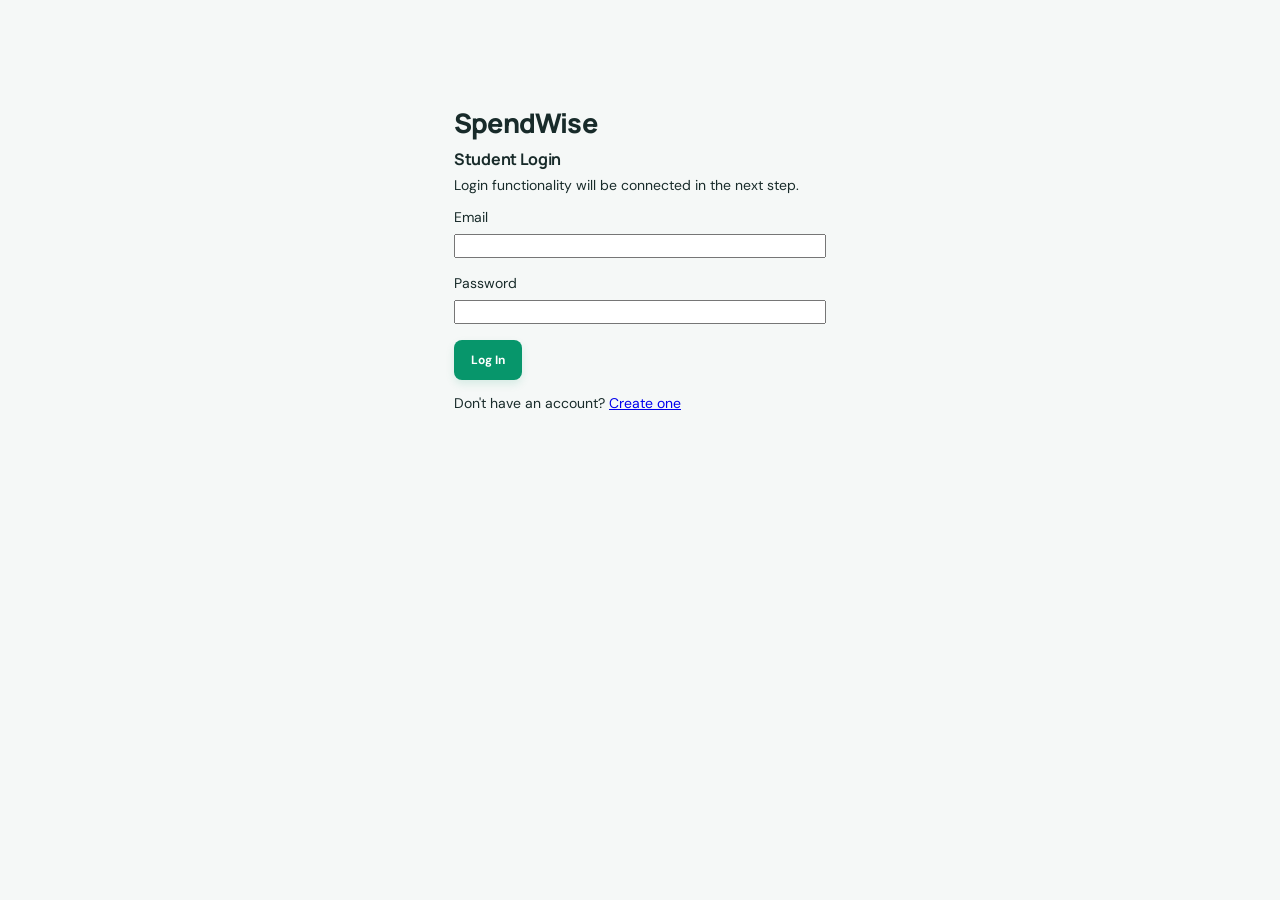
<file: SpendWise-final-adjustments/SpendWise-final-adjustments/SpendWise-Student-Panel/spendwise-student-panel/index.html>
<!DOCTYPE html>
<html lang="en">
<head>
  <meta charset="UTF-8">
  <meta name="viewport" content="width=device-width, initial-scale=1.0">
  <meta name="description" content="SpendWise student expense and budget tracker prototype">
  <title>SpendWise — Student Dashboard</title>
  <link rel="stylesheet" href="css/style.css">
</head>
<body>
  <div class="app-shell">
    <aside class="sidebar" id="sidebar">
      <a class="brand" href="#dashboard" data-go="dashboard" aria-label="SpendWise home — go to Dashboard"><span class="brand-mark">↗</span><span><b>SpendWise</b><small>Spend Smart. Build Your Future.</small></span></a>
      <nav class="nav">
        <button class="nav-link active" data-page="dashboard"><span>📊</span> Dashboard</button>
        <button class="nav-link" data-page="add-expense"><span>➕</span> Add Expense</button>
        <button class="nav-link" data-page="transactions"><span>📥</span> Transactions</button>
        <button class="nav-link" data-page="categories"><span>📚</span> Categories</button>
        <button class="nav-link" data-page="budgets"><span>💵</span> Budgets</button>
        <button class="nav-link" data-page="goals"><span>🎯</span> Savings Goals</button>
        <button class="nav-link" data-page="reports"><span>📑</span> Reports</button>
        <button class="nav-link" data-page="profile"><span>👤</span> Profile</button>
      </nav>
      <button class="nav-link logout" id="logoutBtn"><span>[←</span> Log Out</button>
    </aside>

    <main class="main">
      <header class="topbar">
        <button class="menu-toggle" id="menuToggle" aria-label="Toggle navigation">☰</button>
        <div class="breadcrumb"><span>Student Workspace</span><b id="pageTitle">/ Dashboard</b></div>
        <div class="top-actions"><button class="icon-btn" id="notificationBtn" aria-label="Notifications">🔔<i></i></button><div class="avatar" id="headerAvatar">RB</div><div class="user-meta"><b>Ronit Bindal</b><small>Student</small></div></div>
      </header>

      <section class="page active" id="page-dashboard">
        <div class="welcome-row"><div><p class="eyebrow">STUDENT OVERVIEW</p><h1>Hello, Ronit <span>✦</span></h1><p class="muted">Here's your spending overview for this month.</p></div><button class="btn primary" data-go="add-expense">＋ Add expense</button></div>
        <div class="stat-grid">
          <article class="stat-card mint"><div class="stat-head"><span>Total Budget</span><span class="stat-icon">▤</span></div><strong id="dashBudget">₹5,000</strong><small>Monthly allowance</small></article>
          <article class="stat-card rose"><div class="stat-head"><span>Total Spent</span><span class="stat-icon">↗</span></div><strong id="dashSpent">₹3,720</strong><small id="spentPercent">74.4% of your budget</small></article>
          <article class="stat-card blue"><div class="stat-head"><span>Remaining</span><span class="stat-icon">◉</span></div><strong id="dashRemaining">₹1,280</strong><small>Keep it up!</small></article>
          <article class="stat-card lavender"><div class="stat-head"><span>Budget Used</span><span class="stat-icon">◌</span></div><div class="progress-circle"><span id="circlePercent">74%</span></div><small>of monthly budget</small></article>
        </div>
        <div class="content-grid">
          <article class="card chart-card"><div class="card-heading"><div><h2>Spending overview</h2><p class="muted">Your daily expenses this month</p></div><select id="chartRange" aria-label="Chart range"><option>This month</option><option>Last month</option></select></div><div class="chart-wrap"><div class="y-labels"><span>₹1,000</span><span>₹750</span><span>₹500</span><span>₹250</span><span>₹0</span></div><svg id="spendingChart" class="line-chart"
     viewBox="0 0 620 220"
     role="img"
     aria-label="Daily spending trend based on your expenses">
  <defs>
    <linearGradient id="areaFill" x1="0" x2="0" y1="0" y2="1">
      <stop offset="0%" stop-color="#0d9b70" stop-opacity=".22"/>
      <stop offset="100%" stop-color="#0d9b70" stop-opacity="0"/>
    </linearGradient>
  </defs>
  <text x="310" y="110" text-anchor="middle" fill="currentColor">
    Loading expenses...
  </text>
</svg><div class="x-labels"><span>1 Oct</span><span>5 Oct</span><span>10 Oct</span><span>15 Oct</span><span>20 Oct</span><span>25 Oct</span><span>31 Oct</span></div></div></article>
<article class="card category-chart">
  <div class="card-heading">
    <div>
      <h2>Expense categories</h2>
      <p class="muted">Where your money goes</p>
    </div>
  </div>

  <div class="donut-area">
    <div class="donut" id="categoryDonut">
      <div>
        <b id="categoryTotal">₹0</b>
        <small>Total spent</small>
      </div>
    </div>

    <div class="legend" id="categoryLegend"></div>
  </div>
</article>
        </div>
        <div class="content-grid lower-grid">
          <article class="card"><div class="card-heading"><div><h2>Recent transactions</h2><p class="muted">Your latest activity</p></div><button class="text-btn" data-go="transactions">View all →</button></div><div id="recentTransactions" class="recent-list"></div></article>
          <article class="card tip-card"><div class="tip-icon">✦</div><h2>Smart tip</h2><p>You've used around 74% of your budget. Try setting a small daily limit to stay on track until the end of the month.</p><button class="text-btn" data-go="budgets">Review my budget →</button><div class="plant">♧</div></article>
        </div>
      </section>

      <section class="page" id="page-add-expense">
        <div class="page-intro"><p class="eyebrow">TRACK YOUR DAILY EXPENSES</p><h1>Add expense</h1><p class="muted">Record a purchase to keep your budget up to date.</p></div>
        <div class="form-layout"><form id="expenseForm" class="card form-card"><label for="expenseAmount">Amount (₹) <em>*</em></label><input id="expenseAmount" type="number" min="0.01" step="0.01" placeholder="e.g. 150" required><label for="expenseCategory">Category <em>*</em></label><select id="expenseCategory" required><option value="">Select a category</option><option>Food</option><option>Transport</option><option>Education</option><option>Entertainment</option><option>Shopping</option><option>Health</option><option>Bills</option><option>Other</option></select><label for="expenseDate">Date <em>*</em></label><input id="expenseDate" type="date" required><label for="expenseDescription">Description (optional)</label><textarea id="expenseDescription" rows="3" placeholder="What did you spend on?"></textarea><button class="btn primary full" type="submit">＋ Save expense</button><p class="form-note">Demo note: entries are stored in this browser session only.</p></form><aside class="card side-note"><div class="side-note-icon">✦</div><h2>Small expenses add up</h2><p class="muted">Logging even a small purchase gives you a clearer picture of your habits.</p><div class="mini-stat"><span>Monthly budget</span><b id="formBudget">₹5,000</b></div><div class="mini-stat"><span>Remaining</span><b id="formRemaining">₹1,280</b></div></aside></div>
      </section>

      <section class="page" id="page-transactions">
        <div class="page-intro"><p class="eyebrow">YOUR MONEY, MADE CLEAR</p><h1>Transactions</h1><p class="muted">View and manage all your expenses.</p></div>
        <article class="card"><div class="toolbar"><input id="transactionSearch" type="search" placeholder="⌕  Search transactions…"><select id="transactionFilter"><option value="All">All categories</option><option>Food</option><option>Transport</option><option>Education</option><option>Entertainment</option><option>Shopping</option><option>Health</option><option>Bills</option><option>Other</option></select><select id="dateFilter"><option value="all">All dates</option><option value="30">Last 30 days</option></select><button class="btn outline" id="exportBtn">↓ Export CSV</button></div><div class="table-wrap"><table><thead><tr><th>Date</th><th>Description</th><th>Category</th><th>Amount</th><th></th></tr></thead><tbody id="transactionsBody"></tbody></table></div><p class="table-foot" id="transactionCount"></p></article>
      </section>

      <section class="page" id="page-categories">
        <div class="page-intro"><p class="eyebrow">ORGANISE YOUR SPENDING</p><h1>Expense categories</h1><p class="muted">Understand which areas use most of your budget.</p></div><div class="category-grid" id="categoryGrid"></div>
      </section>

      <section class="page" id="page-budgets">
        <div class="welcome-row"><div class="page-intro"><p class="eyebrow">PLAN WITH CONFIDENCE</p><h1>Monthly budgets</h1><p class="muted">Set limits and track how much you have left.</p></div><button class="btn primary" id="editBudgetBtn">＋ Set budget</button></div>
        <article class="card budget-summary"><div><span class="muted">Total monthly budget</span><h2 id="budgetTotal">₹5,000</h2></div><div><span class="muted">Spent so far</span><h2 id="budgetSpent">₹3,720</h2></div><div><span class="muted">Available</span><h2 class="green-text" id="budgetAvailable">₹1,280</h2></div></article><div class="card"><div class="card-heading"><div><h2>Category limits</h2><p class="muted">Illustrative limits for this prototype</p></div></div><div id="budgetList" class="budget-list"></div></div>
      </section>

      <section class="page" id="page-goals">
        <div class="welcome-row"><div class="page-intro"><p class="eyebrow">SAVE FOR SOMETHING GREAT</p><h1>Savings goals</h1><p class="muted">Small steps can help you reach bigger goals.</p></div><button class="btn primary" id="addGoalBtn">＋ Add goal</button></div><div class="goal-grid" id="goalGrid"></div>
      </section>

      <section class="page" id="page-reports">
  <div class="page-intro">
    <p class="eyebrow">YOUR SPENDING PATTERNS</p>
    <h1>Spending reports</h1>
    <p class="muted">A simple summary to help you make informed choices.</p>
  </div>

  <div class="report-grid">
    <article class="card">
      <h2>Monthly spending</h2>
      <p class="muted">Your weekly spending this month</p>
      <div class="bar-chart" id="reportWeeklyChart">
        <p class="muted">Loading spending data...</p>
      </div>
    </article>

    <article class="card">
      <h2>Insights</h2>

      <div class="insight">
        <span>↗</span>
        <div>
          <b>Largest category</b>
          <p class="muted" id="reportLargestCategory">
            Loading spending data...
          </p>
        </div>
      </div>

      <div class="insight">
        <span>◎</span>
        <div>
          <b>Budget check</b>
          <p class="muted" id="reportBudgetTip">
            You have ₹1,280 remaining in your monthly budget.
          </p>
        </div>
      </div>

      <div class="insight">
        <span>✦</span>
        <div>
          <b>Try a small change</b>
          <p class="muted">
            Review subscriptions and frequent small purchases.
          </p>
        </div>
      </div>
    </article>
  </div>
</section>

      <section class="page" id="page-profile">
        <div class="page-intro"><p class="eyebrow">YOUR ACCOUNT</p><h1>Profile</h1><p class="muted">Review your student details.</p></div><article class="card profile-card"><div class="profile-avatar" id="profileAvatar">RB</div><div class="profile-main"><h2 id="profileName">Loading profile...</h2><p class="muted"><span id="profileEmail">Loading email...</span> · Student</p></div><span class="role-pill">Student</span><div class="profile-photo-actions"><label class="btn outline upload-label" for="profilePictureInput">↑ Upload profile picture</label><input id="profilePictureInput" type="file" accept="image/png,image/jpeg,image/webp,image/gif" hidden><button class="text-btn" id="removeProfilePictureBtn" type="button">Remove picture</button><small>JPG, PNG, WEBP or GIF · up to 5 MB</small></div><hr><div class="profile-details">
  <div><small>Full name</small><b id="profileFullName">Loading...</b></div>
  <div><small>Email</small><b id="profileFullEmail">Loading...</b></div></div><div>
  <small>College</small>
  <b>Dezyne Ecole College</b>
</div>
<div>
  <small>Account type</small>
  <b>Student account</b>
</div><p class="form-note">Profile details are demonstration content. Authentication and account editing are not connected.</p></article>
      </section>
      <footer>SpendWise <span>·</span> Student expense tracker prototype <span>·</span> Demo data</footer>
    </main>
  </div>

  <dialog id="budgetDialog"><form method="dialog" id="budgetForm" class="dialog-form"><button class="dialog-close" value="cancel" aria-label="Close">×</button><p class="eyebrow">MONTHLY PLANNING</p><h2>Set monthly budget</h2><label for="newBudget">Budget amount (₹)</label><input id="newBudget" type="number" min="1" required value="5000"><div class="dialog-actions"><button class="btn outline" value="cancel">Cancel</button><button class="btn primary" id="saveBudgetBtn" value="default">Save budget</button></div></form></dialog>
  <dialog id="goalDialog" aria-labelledby="goalDialogTitle"><form id="goalForm" class="dialog-form"><button class="dialog-close" type="button" data-close-dialog="goalDialog" aria-label="Close">×</button><p class="eyebrow">SAVINGS PLAN</p><h2 id="goalDialogTitle">Add a savings goal</h2><label for="goalName">Goal name</label><input id="goalName" required maxlength="70" placeholder="e.g. New headphones"><label for="goalTarget">Target amount (₹)</label><input id="goalTarget" type="number" min="1" step="0.01" required placeholder="e.g. 5000"><label for="goalSaved">Already saved (₹)</label><input id="goalSaved" type="number" min="0" step="0.01" value="0" required><label for="goalDate">Target date <span class="optional-label">(optional)</span></label><input id="goalDate" type="date"><div class="dialog-actions"><button class="btn outline" type="button" data-close-dialog="goalDialog">Cancel</button><button class="btn primary" id="saveGoalBtn" type="submit">Save goal</button></div></form></dialog>
  <dialog id="savingsDialog" aria-labelledby="savingsDialogTitle"><form id="savingsForm" class="dialog-form"><button class="dialog-close" type="button" data-close-dialog="savingsDialog" aria-label="Close">×</button><p class="eyebrow">KEEP MAKING PROGRESS</p><h2 id="savingsDialogTitle">Add savings</h2><p class="muted" id="savingsGoalContext">Update your savings progress.</p><label for="savingsAmount">How much did you save? (₹)</label><input id="savingsAmount" type="number" min="0.01" step="0.01" required placeholder="e.g. 500"><div class="dialog-actions"><button class="btn outline" type="button" data-close-dialog="savingsDialog">Cancel</button><button class="btn primary" type="submit">Add savings</button></div></form></dialog>
  <dialog id="deleteGoalDialog" aria-labelledby="deleteGoalTitle"><div class="dialog-form"><button class="dialog-close" type="button" data-close-dialog="deleteGoalDialog" aria-label="Close">×</button><div class="confirm-icon">!</div><p class="eyebrow">SAVINGS PLAN</p><h2 id="deleteGoalTitle">Delete this goal?</h2><p class="muted" id="deleteGoalMessage">This goal will be removed from your savings list.</p><div class="dialog-actions"><button class="btn outline" type="button" data-close-dialog="deleteGoalDialog">Cancel</button><button class="btn danger" type="button" id="confirmDeleteGoalBtn">Delete goal</button></div></div></dialog>
  <div class="toast" id="toast" role="status" aria-live="polite"></div>
  <script src="js/app.js"></script>
</body>
</html>
</file>
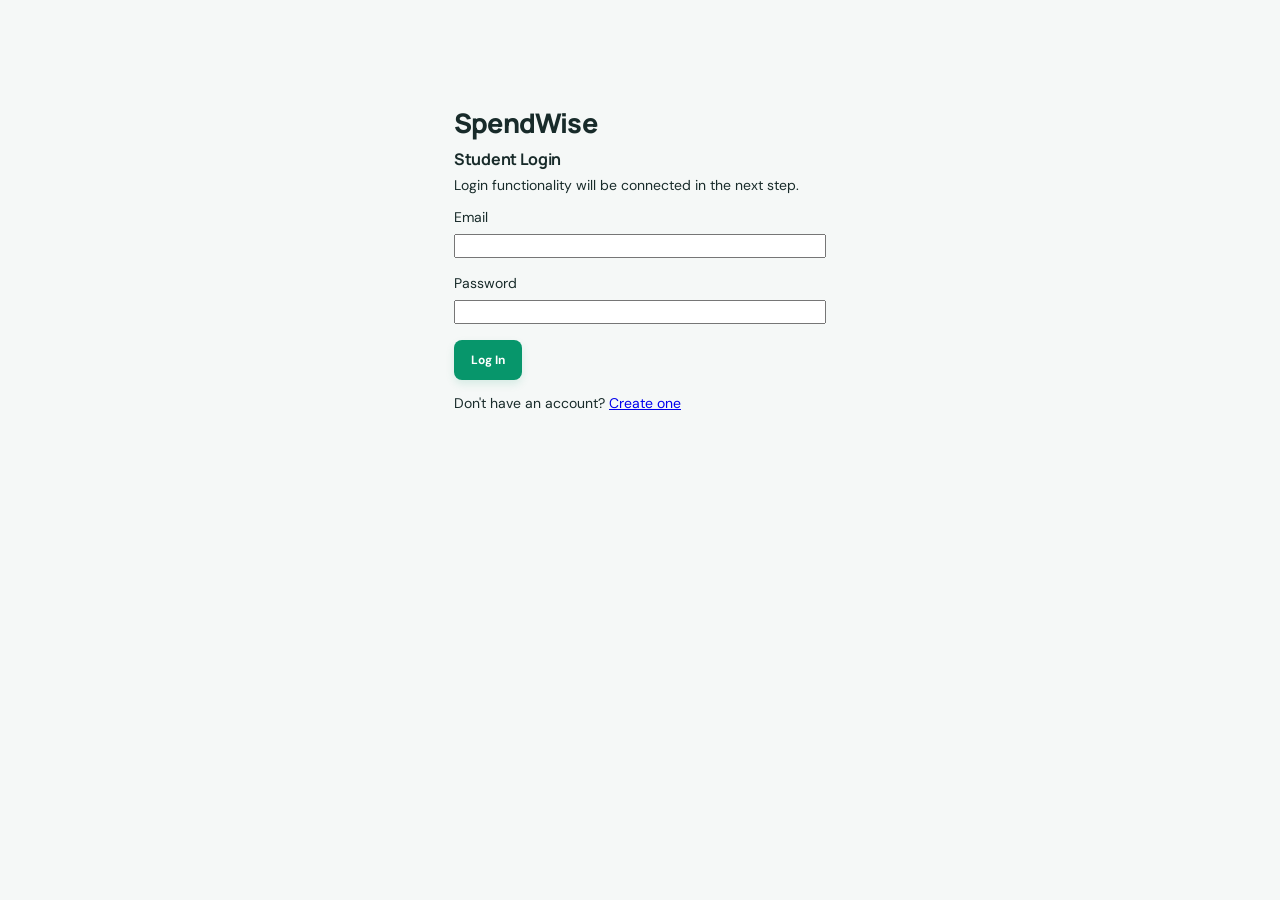
<file: SpendWise-Student-Panel-Integrated (2)/SpendWise-Student-Panel-Integrated/SpendWise-Student-Panel/spendwise-student-panel/index.html>
<!DOCTYPE html>
<html lang="en">
<head>
  <meta charset="UTF-8">
  <meta name="viewport" content="width=device-width, initial-scale=1.0">
  <meta name="description" content="SpendWise student expense and budget tracker prototype">
  <title>SpendWise — Student Dashboard</title>
  <link rel="stylesheet" href="css/style.css">
</head>
<body>
  <div class="app-shell">
    <aside class="sidebar" id="sidebar">
      <a class="brand" href="#dashboard" data-go="dashboard" aria-label="SpendWise home — go to Dashboard"><span class="brand-mark">↗</span><span><b>SpendWise</b><small>Spend Smart. Build Your Future.</small></span></a>
      <nav class="nav">
        <button class="nav-link active" data-page="dashboard"><span>📊</span> Dashboard</button>
        <button class="nav-link" data-page="add-expense"><span>➕</span> Add Expense</button>
        <button class="nav-link" data-page="transactions"><span>📥</span> Transactions</button>
        <button class="nav-link" data-page="categories"><span>📚</span> Categories</button>
        <button class="nav-link" data-page="budgets"><span>💵</span> Budgets</button>
        <button class="nav-link" data-page="goals"><span>🎯</span> Savings Goals</button>
        <button class="nav-link" data-page="reports"><span>📑</span> Reports</button>
        <button class="nav-link" data-page="profile"><span>👤</span> Profile</button>
      </nav>
      <button class="nav-link logout" id="logoutBtn"><span>[←</span> Log Out</button>
    </aside>

    <main class="main">
      <header class="topbar">
        <button class="menu-toggle" id="menuToggle" aria-label="Toggle navigation">☰</button>
        <div class="breadcrumb"><span>Student Workspace</span><b id="pageTitle">/ Dashboard</b></div>
        <div class="top-actions"><button class="icon-btn" id="notificationBtn" aria-label="Notifications">🔔<i></i></button><div class="avatar" id="headerAvatar">RB</div><div class="user-meta"><b>Ronit Bindal</b><small>Student</small></div></div>
      </header>

      <section class="page active" id="page-dashboard">
        <div class="welcome-row"><div><p class="eyebrow">STUDENT OVERVIEW</p><h1>Hello, Ronit <span>✦</span></h1><p class="muted">Here's your spending overview for this month.</p></div><button class="btn primary" data-go="add-expense">＋ Add expense</button></div>
        <div class="stat-grid">
          <article class="stat-card mint"><div class="stat-head"><span>Total Budget</span><span class="stat-icon">▤</span></div><strong id="dashBudget">₹5,000</strong><small>Monthly allowance</small></article>
          <article class="stat-card rose"><div class="stat-head"><span>Total Spent</span><span class="stat-icon">↗</span></div><strong id="dashSpent">₹3,720</strong><small id="spentPercent">74.4% of your budget</small></article>
          <article class="stat-card blue"><div class="stat-head"><span>Remaining</span><span class="stat-icon">◉</span></div><strong id="dashRemaining">₹1,280</strong><small>Keep it up!</small></article>
          <article class="stat-card lavender"><div class="stat-head"><span>Budget Used</span><span class="stat-icon">◌</span></div><div class="progress-circle"><span id="circlePercent">74%</span></div><small>of monthly budget</small></article>
        </div>
        <div class="content-grid">
          <article class="card chart-card"><div class="card-heading"><div><h2>Spending overview</h2><p class="muted">Your daily expenses this month</p></div><select id="chartRange" aria-label="Chart range"><option>This month</option><option>Last month</option></select></div><div class="chart-wrap"><div class="y-labels"><span>₹1,000</span><span>₹750</span><span>₹500</span><span>₹250</span><span>₹0</span></div><svg id="spendingChart" class="line-chart"
     viewBox="0 0 620 220"
     role="img"
     aria-label="Daily spending trend based on your expenses">
  <defs>
    <linearGradient id="areaFill" x1="0" x2="0" y1="0" y2="1">
      <stop offset="0%" stop-color="#0d9b70" stop-opacity=".22"/>
      <stop offset="100%" stop-color="#0d9b70" stop-opacity="0"/>
    </linearGradient>
  </defs>
  <text x="310" y="110" text-anchor="middle" fill="currentColor">
    Loading expenses...
  </text>
</svg><div class="x-labels"><span>1 Oct</span><span>5 Oct</span><span>10 Oct</span><span>15 Oct</span><span>20 Oct</span><span>25 Oct</span><span>31 Oct</span></div></div></article>
<article class="card category-chart">
  <div class="card-heading">
    <div>
      <h2>Expense categories</h2>
      <p class="muted">Where your money goes</p>
    </div>
  </div>

  <div class="donut-area">
    <div class="donut" id="categoryDonut">
      <div>
        <b id="categoryTotal">₹0</b>
        <small>Total spent</small>
      </div>
    </div>

    <div class="legend" id="categoryLegend"></div>
  </div>
</article>
        </div>
        <div class="content-grid lower-grid">
          <article class="card"><div class="card-heading"><div><h2>Recent transactions</h2><p class="muted">Your latest activity</p></div><button class="text-btn" data-go="transactions">View all →</button></div><div id="recentTransactions" class="recent-list"></div></article>
          <article class="card tip-card"><div class="tip-icon">✦</div><h2>Smart tip</h2><p>You've used around 74% of your budget. Try setting a small daily limit to stay on track until the end of the month.</p><button class="text-btn" data-go="budgets">Review my budget →</button><div class="plant">♧</div></article>
        </div>
      </section>

      <section class="page" id="page-add-expense">
        <div class="page-intro"><p class="eyebrow">TRACK YOUR DAILY EXPENSES</p><h1>Add expense</h1><p class="muted">Record a purchase to keep your budget up to date.</p></div>
        <div class="form-layout"><form id="expenseForm" class="card form-card"><label for="expenseAmount">Amount (₹) <em>*</em></label><input id="expenseAmount" type="number" min="0.01" step="0.01" placeholder="e.g. 150" required><label for="expenseCategory">Category <em>*</em></label><select id="expenseCategory" required><option value="">Select a category</option><option>Food</option><option>Transport</option><option>Education</option><option>Entertainment</option><option>Shopping</option><option>Health</option><option>Bills</option><option>Other</option></select><label for="expenseDate">Date <em>*</em></label><input id="expenseDate" type="date" required><label for="expenseDescription">Description (optional)</label><textarea id="expenseDescription" rows="3" placeholder="What did you spend on?"></textarea><button class="btn primary full" type="submit">＋ Save expense</button><p class="form-note">Demo note: entries are stored in this browser session only.</p></form><aside class="card side-note"><div class="side-note-icon">✦</div><h2>Small expenses add up</h2><p class="muted">Logging even a small purchase gives you a clearer picture of your habits.</p><div class="mini-stat"><span>Monthly budget</span><b id="formBudget">₹5,000</b></div><div class="mini-stat"><span>Remaining</span><b id="formRemaining">₹1,280</b></div></aside></div>
      </section>

      <section class="page" id="page-transactions">
        <div class="page-intro"><p class="eyebrow">YOUR MONEY, MADE CLEAR</p><h1>Transactions</h1><p class="muted">View and manage all your expenses.</p></div>
        <article class="card"><div class="toolbar"><input id="transactionSearch" type="search" placeholder="⌕  Search transactions…"><select id="transactionFilter"><option value="All">All categories</option><option>Food</option><option>Transport</option><option>Education</option><option>Entertainment</option><option>Shopping</option><option>Health</option><option>Bills</option><option>Other</option></select><select id="dateFilter"><option value="all">All dates</option><option value="30">Last 30 days</option></select><button class="btn outline" id="exportBtn">↓ Export CSV</button></div><div class="table-wrap"><table><thead><tr><th>Date</th><th>Description</th><th>Category</th><th>Amount</th><th></th></tr></thead><tbody id="transactionsBody"></tbody></table></div><p class="table-foot" id="transactionCount"></p></article>
      </section>

      <section class="page" id="page-categories">
        <div class="page-intro"><p class="eyebrow">ORGANISE YOUR SPENDING</p><h1>Expense categories</h1><p class="muted">Understand which areas use most of your budget.</p></div><div class="category-grid" id="categoryGrid"></div>
      </section>

      <section class="page" id="page-budgets">
        <div class="welcome-row"><div class="page-intro"><p class="eyebrow">PLAN WITH CONFIDENCE</p><h1>Monthly budgets</h1><p class="muted">Set limits and track how much you have left.</p></div><button class="btn primary" id="editBudgetBtn">＋ Set budget</button></div>
        <article class="card budget-summary"><div><span class="muted">Total monthly budget</span><h2 id="budgetTotal">₹5,000</h2></div><div><span class="muted">Spent so far</span><h2 id="budgetSpent">₹3,720</h2></div><div><span class="muted">Available</span><h2 class="green-text" id="budgetAvailable">₹1,280</h2></div></article><div class="card"><div class="card-heading"><div><h2>Category limits</h2><p class="muted">Illustrative limits for this prototype</p></div></div><div id="budgetList" class="budget-list"></div></div>
      </section>

      <section class="page" id="page-goals">
        <div class="welcome-row"><div class="page-intro"><p class="eyebrow">SAVE FOR SOMETHING GREAT</p><h1>Savings goals</h1><p class="muted">Small steps can help you reach bigger goals.</p></div><button class="btn primary" id="addGoalBtn">＋ Add goal</button></div><div class="goal-grid" id="goalGrid"></div>
      </section>

      <section class="page" id="page-reports">
        <div class="page-intro"><p class="eyebrow">YOUR SPENDING PATTERNS</p><h1>Spending reports</h1><p class="muted">A simple summary to help you make informed choices.</p></div><div class="report-grid"><article class="card">
  <h2>Monthly spending</h2>
  <p class="muted">Your weekly spending this month</p>

  <div class="bar-chart" id="reportWeeklyChart">
    <p class="muted">Loading spending data...</p>
  </div>
</article><article class="card"><h2>Insights</h2><div class="insight">
  <span>↗</span>
  <div>
    <b>Largest category</b>
    <p class="muted" id="reportLargestCategory">
      Loading spending data...
    </p>
  </div>
</div></div><div class="insight"><span>◎</span><div><b>Budget check</b><p class="muted" id="reportBudgetTip">You have ₹1,280 remaining in your monthly budget.</p></div></div><div class="insight"><span>✦</span><div><b>Try a small change</b><p class="muted">Review subscriptions and frequent small purchases.</p></div></div></article></div>
      </section>

      <section class="page" id="page-profile">
        <div class="page-intro"><p class="eyebrow">YOUR ACCOUNT</p><h1>Profile</h1><p class="muted">Review your student details.</p></div><article class="card profile-card"><div class="profile-avatar" id="profileAvatar">RB</div><div class="profile-main"><h2 id="profileName">Loading profile...</h2><p class="muted"><span id="profileEmail">Loading email...</span> · Student</p></div><span class="role-pill">Student</span><div class="profile-photo-actions"><label class="btn outline upload-label" for="profilePictureInput">↑ Upload profile picture</label><input id="profilePictureInput" type="file" accept="image/png,image/jpeg,image/webp,image/gif" hidden><button class="text-btn" id="removeProfilePictureBtn" type="button">Remove picture</button><small>JPG, PNG, WEBP or GIF · up to 5 MB</small></div><hr><div class="profile-details">
  <div><small>Full name</small><b id="profileFullName">Loading...</b></div>
  <div><small>Email</small><b id="profileFullEmail">Loading...</b></div></div><div>
  <small>College</small>
  <b>Dezyne Ecole College</b>
</div>
<div>
  <small>Account type</small>
  <b>Student account</b>
</div><p class="form-note">Profile details are demonstration content. Authentication and account editing are not connected.</p></article>
      </section>
      <footer>SpendWise <span>·</span> Student expense tracker prototype <span>·</span> Demo data</footer>
    </main>
  </div>

  <dialog id="budgetDialog"><form method="dialog" id="budgetForm" class="dialog-form"><button class="dialog-close" value="cancel" aria-label="Close">×</button><p class="eyebrow">MONTHLY PLANNING</p><h2>Set monthly budget</h2><label for="newBudget">Budget amount (₹)</label><input id="newBudget" type="number" min="1" required value="5000"><div class="dialog-actions"><button class="btn outline" value="cancel">Cancel</button><button class="btn primary" id="saveBudgetBtn" value="default">Save budget</button></div></form></dialog>
  <dialog id="goalDialog" aria-labelledby="goalDialogTitle"><form id="goalForm" class="dialog-form"><button class="dialog-close" type="button" data-close-dialog="goalDialog" aria-label="Close">×</button><p class="eyebrow">SAVINGS PLAN</p><h2 id="goalDialogTitle">Add a savings goal</h2><label for="goalName">Goal name</label><input id="goalName" required maxlength="70" placeholder="e.g. New headphones"><label for="goalTarget">Target amount (₹)</label><input id="goalTarget" type="number" min="1" step="0.01" required placeholder="e.g. 5000"><label for="goalSaved">Already saved (₹)</label><input id="goalSaved" type="number" min="0" step="0.01" value="0" required><label for="goalDate">Target date <span class="optional-label">(optional)</span></label><input id="goalDate" type="date"><div class="dialog-actions"><button class="btn outline" type="button" data-close-dialog="goalDialog">Cancel</button><button class="btn primary" id="saveGoalBtn" type="submit">Save goal</button></div></form></dialog>
  <dialog id="savingsDialog" aria-labelledby="savingsDialogTitle"><form id="savingsForm" class="dialog-form"><button class="dialog-close" type="button" data-close-dialog="savingsDialog" aria-label="Close">×</button><p class="eyebrow">KEEP MAKING PROGRESS</p><h2 id="savingsDialogTitle">Add savings</h2><p class="muted" id="savingsGoalContext">Update your savings progress.</p><label for="savingsAmount">How much did you save? (₹)</label><input id="savingsAmount" type="number" min="0.01" step="0.01" required placeholder="e.g. 500"><div class="dialog-actions"><button class="btn outline" type="button" data-close-dialog="savingsDialog">Cancel</button><button class="btn primary" type="submit">Add savings</button></div></form></dialog>
  <dialog id="deleteGoalDialog" aria-labelledby="deleteGoalTitle"><div class="dialog-form"><button class="dialog-close" type="button" data-close-dialog="deleteGoalDialog" aria-label="Close">×</button><div class="confirm-icon">!</div><p class="eyebrow">SAVINGS PLAN</p><h2 id="deleteGoalTitle">Delete this goal?</h2><p class="muted" id="deleteGoalMessage">This goal will be removed from your savings list.</p><div class="dialog-actions"><button class="btn outline" type="button" data-close-dialog="deleteGoalDialog">Cancel</button><button class="btn danger" type="button" id="confirmDeleteGoalBtn">Delete goal</button></div></div></dialog>
  <div class="toast" id="toast" role="status" aria-live="polite"></div>
  <script src="js/app.js"></script>
</body>
</html>
</file>
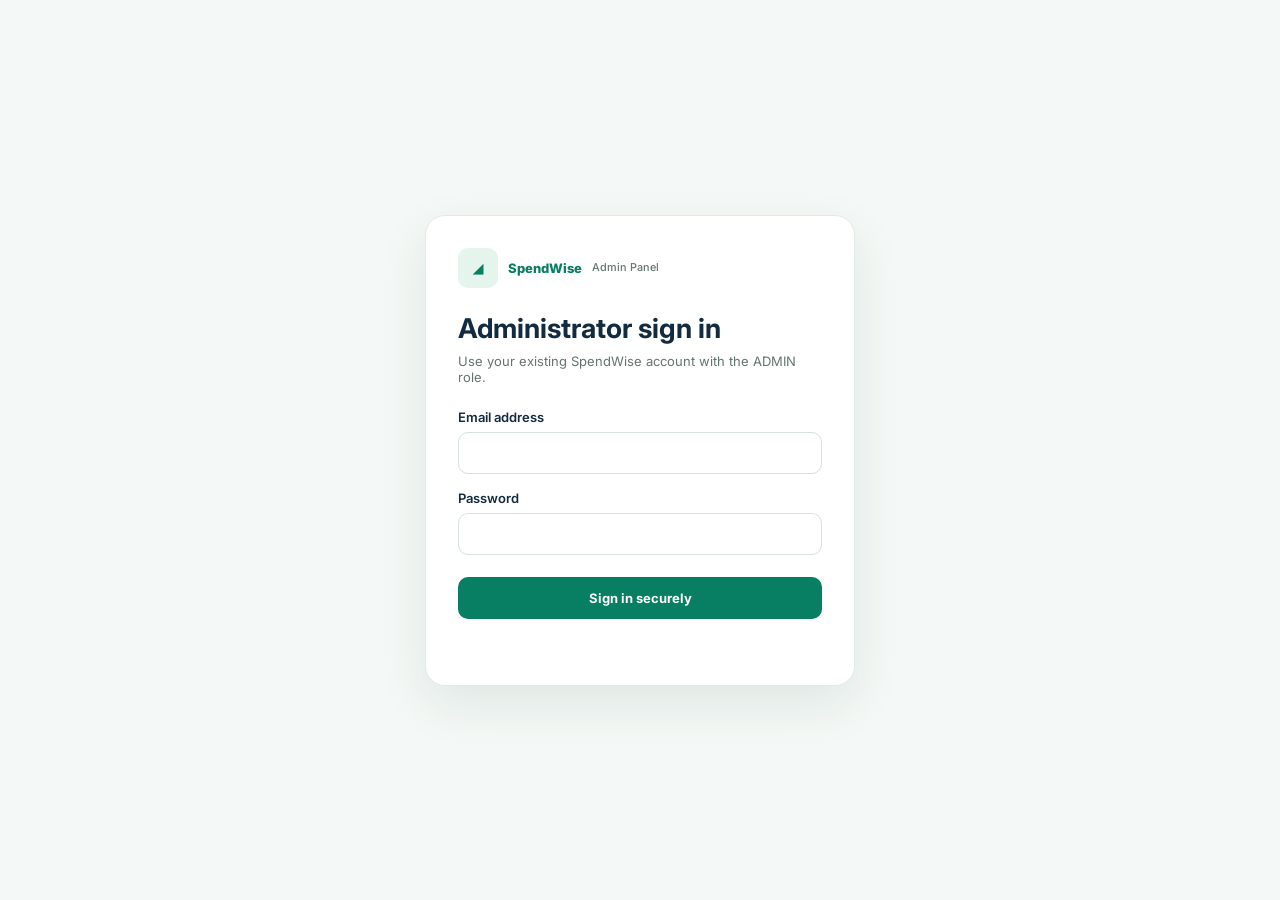
<file: SpendWise-final-adjustments/SpendWise-final-adjustments/SpendWise-Student-Panel/spendwise-admin-panel/login.html>
<!DOCTYPE html>
<html lang="en">
<head>
<meta charset="UTF-8">
<meta name="viewport" content="width=device-width, initial-scale=1">
<title>SpendWise | Admin Sign In</title>
<link rel="stylesheet" href="css/style.css">
<style>
.login-wrap{min-height:100vh;display:grid;place-items:center;padding:24px;background:#f4f8f6}
.login-card{width:min(100%,430px);background:#fff;border:1px solid #e1ebe6;border-radius:20px;padding:32px;box-shadow:0 18px 50px rgba(17,63,46,.09)}
.login-card h1{margin:0 0 8px;font-size:1.7rem}.login-card p{color:#64756d;margin:0 0 24px}.login-card label{display:block;font-weight:600;margin:16px 0 7px}.login-card input{width:100%;padding:12px 13px;border:1px solid #d5e2dc;border-radius:10px;font:inherit}.login-card button{width:100%;margin-top:22px;padding:13px;border:0;border-radius:10px;background:#087e62;color:white;font:inherit;font-weight:700;cursor:pointer}.login-error{min-height:22px;margin-top:12px;color:#b42318;font-size:.92rem}.login-brand{display:flex;align-items:center;gap:10px;color:#087e62;font-weight:800;margin-bottom:24px}.login-brand span{display:grid;place-items:center;background:#e5f5ee;border-radius:10px;width:40px;height:40px}
</style>
</head>
<body>
<main class="login-wrap">
<form class="login-card" id="adminLoginForm">
  <div class="login-brand"><span>◢</span> SpendWise <small style="color:#64756d;font-weight:500">Admin Panel</small></div>
  <h1>Administrator sign in</h1>
  <p>Use your existing SpendWise account with the ADMIN role.</p>
  <label for="email">Email address</label>
  <input id="email" name="email" type="email" autocomplete="username" required>
  <label for="password">Password</label>
  <input id="password" name="password" type="password" autocomplete="current-password" required>
  <button type="submit" id="loginButton">Sign in securely</button>
  <div class="login-error" id="loginError" role="alert" aria-live="polite"></div>
</form>
</main>
<script>
const form=document.querySelector("#adminLoginForm");
form.addEventListener("submit",async event=>{
 event.preventDefault();
 const button=document.querySelector("#loginButton"),error=document.querySelector("#loginError");
 button.disabled=true;button.textContent="Signing in…";error.textContent="";
 try{
  const response=await fetch("http://localhost:8080/api/admin/login",{method:"POST",credentials:"include",headers:{"Content-Type":"application/x-www-form-urlencoded;charset=UTF-8"},body:new URLSearchParams(new FormData(form))});
  const result=await response.json().catch(()=>({}));
  if(!response.ok)throw new Error(result.error||"Sign in failed.");
  window.location.href="index.html";
 }catch(err){error.textContent=err.message||"Cannot connect to SpendWise API. Start the Java server and try again.";}
 finally{button.disabled=false;button.textContent="Sign in securely";}
});
</script>
</body>
</html>
</file>
<file: spendwise-admin-panel/spendwise-admin-panel/css/style.css>
@import url('https://fonts.googleapis.com/css2?family=Inter:wght@400;500;600;700;800&display=swap');
:root{--green:#087e62;--green-dark:#063d38;--green-deep:#032f2c;--mint:#dff7ed;--text:#132b40;--muted:#72859a;--line:#dce7ed;--bg:#f5f9fb;--white:#fff;--red:#e34c59;--shadow:0 4px 16px rgba(21,55,75,.045)}
*{box-sizing:border-box}body{margin:0;background:var(--bg);font-family:Inter,Arial,sans-serif;color:var(--text);font-size:13px}button,input,select{font:inherit}button{cursor:pointer}button:focus-visible,input:focus-visible,select:focus-visible{outline:3px solid #9adfca;outline-offset:2px}.app-shell{min-height:100vh;display:flex}.sidebar{width:205px;flex-shrink:0;background:linear-gradient(160deg,#043d37,#022d2b);color:#eaf9f5;padding:20px 12px 16px;display:flex;flex-direction:column;min-height:100vh;position:sticky;top:0;height:100vh}.brand{display:flex;gap:10px;align-items:center;padding:0 9px 28px;color:white;text-decoration:none}.brand-mark{width:35px;height:35px;display:grid;place-items:center;border-radius:12px;color:#8cf0cf;background:#0d7766;font-size:24px;transform:rotate(-18deg)}.brand strong{font-size:17px;display:block;letter-spacing:-.5px}.brand small{display:block;color:#a3c7c1;font-size:10px;margin-top:4px}.main-nav{display:grid;gap:5px}.nav-link{display:flex;align-items:center;gap:12px;text-align:left;width:100%;border:0;color:#d0e4df;background:transparent;padding:11px 12px;border-radius:9px;font-weight:500}.nav-link span{width:17px;text-align:center;font-size:17px}.nav-link:hover,.nav-link.active{background:#0b705c;color:white}.logout{margin-top:auto;background:transparent;color:#e2f0ec;border:0;text-align:left;padding:12px 9px}.logout span{margin-right:10px}.main-area{min-width:0;flex:1}.topbar{height:68px;display:flex;align-items:center;gap:20px;background:rgba(255,255,255,.85);border-bottom:1px solid var(--line);padding:0 25px;position:sticky;top:0;z-index:5}.global-search{height:39px;border:1px solid var(--line);border-radius:8px;background:#fbfdfe;display:flex;align-items:center;gap:10px;padding:0 13px;max-width:450px;width:100%;color:#8195a5}.global-search span{font-size:22px}.global-search input,.table-search input{border:0;outline:0;background:transparent;width:100%;color:var(--text)}.top-actions{display:flex;align-items:center;gap:18px;margin-left:auto}.icon-button{border:0;background:transparent;color:#547082;font-size:21px;position:relative}.notification-button i{position:absolute;right:1px;top:1px;width:7px;height:7px;border-radius:50%;background:#ed5260;border:1px solid white}.profile-chip{border:0;background:transparent;display:flex;align-items:center;gap:10px;color:var(--text);text-align:left}.avatar{width:29px;height:29px;border-radius:50%;display:grid;place-items:center;background:#073d39;color:#fff;font-weight:700}.profile-chip strong,.profile-chip small{display:block}.profile-chip strong{font-size:11px}.profile-chip small{font-size:9px;color:var(--muted);margin-top:3px}.mobile-menu{display:none;background:none;border:0;font-size:22px}.page-content{padding:26px;max-width:1700px;margin:auto}.page-view{display:none}.page-view.active{display:block}.page-heading{display:flex;align-items:center;justify-content:space-between;gap:15px;margin-bottom:22px}.page-heading h1{font-size:24px;margin:0 0 7px;letter-spacing:-.7px}.page-heading p,.panel-heading p{margin:0;color:var(--muted);font-size:12px}.today-label{font-size:11px;color:var(--muted)}.stats-grid{display:grid;grid-template-columns:repeat(4,minmax(0,1fr));gap:14px;margin-bottom:14px}.stat-card,.panel{background:var(--white);border:1px solid var(--line);border-radius:11px;box-shadow:var(--shadow)}.stat-card{display:flex;align-items:center;gap:13px;padding:18px 16px;min-width:0}.stat-icon{width:43px;height:43px;border-radius:50%;display:grid;place-items:center;font-size:20px;flex-shrink:0}.mint{background:#dff7ed;color:#139c78}.green{background:#d8f4e9;color:#0c8867}.aqua{background:#e0f6f4;color:#159b91}.stat-card p{margin:0 0 7px;color:#4e6579;font-size:11px}.stat-card strong{display:block;font-size:21px;letter-spacing:-.5px;white-space:nowrap}.trend{display:block;color:#139a71;font-size:10px;margin-top:7px;font-weight:700}.trend span{color:#8b9bad;font-weight:400;margin-left:4px}.dashboard-grid{display:grid;grid-template-columns:1.35fr 1fr .78fr;gap:14px}.panel{padding:16px;min-width:0}.panel-heading{display:flex;justify-content:space-between;align-items:flex-start;gap:10px;margin-bottom:18px}.panel h2,.panel-heading h2{font-size:13px;margin:0 0 5px}.panel-heading select,.filter-row select,.date-range,.date-filter{border:1px solid var(--line);background:white;color:#516b7e;border-radius:7px;padding:8px 10px;font-size:11px}.line-chart-wrap{height:225px;display:flex;gap:10px}.y-labels{display:flex;flex-direction:column;justify-content:space-between;padding:2px 0 22px;color:#8294a5;font-size:9px}.line-chart{flex:1;position:relative;min-width:0}.grid-lines{position:absolute;inset:0 0 25px;display:flex;flex-direction:column;justify-content:space-between}.grid-lines i{border-top:1px solid #edf2f5}.line-chart svg{position:absolute;inset:0 0 25px;width:100%;height:calc(100% - 25px);overflow:visible}.chart-area{fill:url(#areaFill)}.chart-line{fill:none;stroke:#159875;stroke-width:3;vector-effect:non-scaling-stroke}.chart-dots circle{fill:#087e62;stroke:#fff;stroke-width:2;vector-effect:non-scaling-stroke}.x-labels{position:absolute;bottom:0;left:0;right:0;display:flex;justify-content:space-between;color:#8294a5;font-size:9px}.donut-layout{display:flex;align-items:center;gap:16px;min-height:210px}.donut{width:145px;height:145px;border-radius:50%;flex-shrink:0;background:conic-gradient(#078a88 0 28%,#21b69a 28% 44%,#08a3cf 44% 58%,#ffb020 58% 70%,#e83fae 70% 80%,#cbd5db 80% 100%);display:grid;place-items:center;position:relative}.donut:before{content:"";position:absolute;width:88px;height:88px;background:white;border-radius:50%}.donut>div{position:relative;text-align:center}.donut strong{display:block;font-size:12px}.donut span{display:block;color:var(--muted);font-size:9px;margin-top:5px}.legend{padding:0;margin:0;list-style:none;flex:1;display:grid;gap:13px;font-size:10px}.legend li{display:flex;align-items:center;gap:7px;white-space:nowrap}.legend li span{margin-left:auto;color:var(--muted)}.dot{width:8px;height:8px;border-radius:50%;display:inline-block}.food{background:#078a88}.transport{background:#4e9e60}.education{background:#169fc7}.entertainment{background:#d839b3}.shopping{background:#ff6a52}.others{background:#b9c3ca}.text-button{background:none;border:0;color:#078967;font-weight:600;font-size:11px}.activity-list{display:grid}.activity-item{display:flex;gap:9px;align-items:center;padding:11px 0;border-bottom:1px solid #edf2f5}.activity-item:last-child{border-bottom:0}.activity-icon{width:30px;height:30px;display:grid;place-items:center;border-radius:50%;background:#e8f4ff;font-size:15px;flex-shrink:0}.activity-icon.orange{background:#fff0e8}.activity-icon.purple{background:#f1eaff}.activity-item div:nth-child(2){min-width:0;flex:1}.activity-item strong{font-size:10px;display:block;margin-bottom:4px}.activity-item small{font-size:9px;color:var(--muted)}.activity-time{font-size:9px;color:#8193a3;white-space:nowrap}.primary-button,.secondary-button{border-radius:7px;padding:10px 14px;font-weight:600;font-size:11px;border:1px solid transparent}.primary-button{background:var(--green);color:white}.primary-button:hover{background:#066a54}.secondary-button{background:white;color:#516b7e;border-color:var(--line)}.table-panel{padding:16px 16px 10px}.filter-row{display:flex;gap:10px;margin-bottom:16px}.filter-row select{min-width:120px}.table-search{display:flex;align-items:center;gap:7px;border:1px solid var(--line);border-radius:7px;padding:0 10px;flex:1;color:#8093a3;min-width:130px}.table-search input{height:34px;font-size:11px}.table-scroll{overflow:auto}table{border-collapse:collapse;width:100%;white-space:nowrap;font-size:11px}thead{background:#f6fafb}th{text-align:left;color:#526b7d;font-size:10px;font-weight:600;padding:13px 11px;border-bottom:1px solid var(--line)}td{padding:13px 11px;border-bottom:1px solid #edf2f5;color:#31485b}tbody tr:hover{background:#fbfdfd}.role-badge,.status-badge,.type-badge{display:inline-block;padding:4px 7px;border-radius:5px;font-size:9px;font-weight:600}.role-badge{background:#d9f5e9;color:#128362}.status-badge.active{background:#d9f5e8;color:#14815e}.status-badge.inactive{background:#edf1f5;color:#66798a}.type-badge.expense{background:#ffe6e7;color:#d74c59}.type-badge.income{background:#d9f6eb;color:#128562}.row-actions{display:flex;gap:8px}.row-actions button{border:0;background:transparent;color:#50758b;font-size:14px;padding:2px}.row-actions .delete{color:#e4525d}.table-footer{display:flex;align-items:center;justify-content:space-between;padding:13px 3px 3px;color:var(--muted);font-size:10px}.pagination{display:flex;gap:5px}.pagination button{border:1px solid var(--line);background:#fff;color:#63798b;border-radius:5px;padding:5px 9px}.pagination button.selected{background:var(--green);border-color:var(--green);color:white}.pagination button:disabled{opacity:.4;cursor:default}.category-icon{display:inline-grid;place-items:center;width:27px;height:27px;border-radius:8px;background:#e5f7f0;margin-right:7px}.color-swatch{display:inline-block;width:13px;height:13px;border-radius:50%;vertical-align:middle;margin-right:7px}.date-range,.date-filter{display:flex;gap:7px;align-items:center}.date-range input,.date-filter input{border:0;outline:0;background:transparent;color:var(--text);font-size:11px}.report-tabs,.settings-tabs{display:flex;gap:8px;border-bottom:1px solid var(--line);margin-bottom:18px}.report-tabs button,.settings-tabs button{border:0;background:transparent;padding:12px 15px;color:#657d8e;font-size:11px;border-bottom:2px solid transparent}.report-tabs button.selected,.settings-tabs button.selected{color:var(--green);border-bottom-color:var(--green);font-weight:700}.reports-grid{display:grid;grid-template-columns:1.2fr 1fr;gap:15px}.muted{color:var(--muted);font-size:11px}.bar-chart{height:260px;display:flex;align-items:flex-end;justify-content:space-around;gap:20px;padding:25px 25px 0;border-bottom:1px solid var(--line);background:repeating-linear-gradient(to bottom,transparent 0,transparent 49px,#edf2f5 50px)}.bar-chart>div{height:100%;flex:1;display:flex;flex-direction:column;justify-content:flex-end;align-items:center;gap:10px}.bar-chart span{display:block;width:min(32px,70%);border-radius:5px 5px 0 0;background:linear-gradient(#20b18c,#087e62)}.bar-chart small{color:var(--muted);font-size:10px}.top-user-row{display:flex;align-items:center;gap:10px;padding:14px 0;border-bottom:1px solid #edf2f5}.top-user-row:last-child{border-bottom:0}.mini-avatar{width:32px;height:32px;border-radius:50%;display:grid;place-items:center;background:#e3f5ed;color:#0d8868;font-weight:700}.top-user-row div:nth-child(2){flex:1}.top-user-row strong,.top-user-row small{display:block}.top-user-row strong{font-size:11px}.top-user-row small{font-size:10px;color:var(--muted);margin-top:4px}.top-user-row b{font-size:11px}.settings-panel{max-width:850px;padding:0 22px 22px}.settings-tabs{margin-bottom:24px}.settings-panel form{max-width:620px}.settings-panel form h2{margin:0 0 20px;font-size:15px}.form-field{display:grid;gap:8px;font-weight:600;font-size:11px;margin-bottom:17px}.form-field input,.form-field select{border:1px solid var(--line);border-radius:7px;padding:11px 12px;color:var(--text);background:white;font-weight:400}.toggle-field{display:flex;justify-content:space-between;align-items:center;padding:15px 0;border-bottom:1px solid #edf2f5}.toggle-field strong,.toggle-field small{display:block}.toggle-field strong{font-size:11px}.toggle-field small{font-size:10px;color:var(--muted);margin-top:5px}.toggle-field input{accent-color:var(--green);width:17px;height:17px}.settings-footer{display:flex;justify-content:flex-end;align-items:center;gap:15px;margin-top:20px}.settings-footer span{color:var(--green);font-size:11px}.modal-backdrop{position:fixed;inset:0;background:rgba(5,32,39,.45);z-index:20;display:grid;place-items:center;padding:20px}.modal-backdrop[hidden]{display:none}.modal{width:min(440px,100%);background:white;border-radius:13px;padding:22px;box-shadow:0 20px 80px #052c2c33}.modal-heading{display:flex;align-items:center;justify-content:space-between;margin-bottom:20px}.modal-heading h2{margin:0;font-size:17px}.modal .form-field{margin-bottom:14px}.modal-actions{display:flex;justify-content:flex-end;gap:8px;margin-top:20px}.toast{position:fixed;right:24px;bottom:24px;z-index:30;background:#073d37;color:white;border-radius:9px;padding:13px 18px;box-shadow:0 8px 25px #002e2c30;opacity:0;transform:translateY(10px);pointer-events:none;transition:.2s}.toast.show{opacity:1;transform:translateY(0)}
@media(max-width:1200px){.dashboard-grid{grid-template-columns:1.2fr 1fr}.activity-panel{grid-column:1/-1}.activity-list{grid-template-columns:repeat(2,minmax(0,1fr));column-gap:20px}.stats-grid{grid-template-columns:repeat(2,minmax(0,1fr))}.donut-layout{justify-content:center}}@media(max-width:800px){.sidebar{position:fixed;z-index:15;left:-230px;transition:left .2s;box-shadow:10px 0 35px #002e2c22}.sidebar.open{left:0}.mobile-menu{display:block}.topbar{padding:0 15px;gap:12px}.profile-chip>span:nth-child(2){display:none}.page-content{padding:18px 14px}.dashboard-grid{grid-template-columns:1fr}.activity-panel{grid-column:auto}.stats-grid{gap:10px}.stat-card{padding:14px 12px}.stat-card strong{font-size:18px}.donut-layout{justify-content:flex-start}.reports-grid{grid-template-columns:1fr}.global-search{max-width:none}.global-search input{min-width:0}.filter-row{flex-wrap:wrap}.filter-row select{flex:1}.transaction-filters select{min-width:135px}.page-heading h1{font-size:21px}}@media(max-width:480px){.stats-grid{grid-template-columns:1fr 1fr}.stat-card{display:block}.stat-icon{margin-bottom:12px}.stat-card strong{font-size:16px}.stat-card p{min-height:26px}.trend span{display:block;margin:4px 0 0}.topbar{height:60px}.top-actions{gap:9px}.page-heading{align-items:flex-start;flex-direction:column}.page-heading .primary-button{align-self:flex-start}.activity-list{grid-template-columns:1fr}.donut-layout{flex-direction:column}.legend{width:100%}.table-panel{padding:12px 10px}.filter-row select{min-width:100px}.profile-chip{padding:0}.settings-panel{padding:0 14px 16px}.settings-tabs{overflow:auto}.settings-tabs button{padding:12px 10px;white-space:nowrap}.bar-chart{gap:8px;padding-left:5px;padding-right:5px}}

/* User pagination and brand navigation */
.pagination{align-items:center;flex-wrap:wrap}.pagination-ellipsis{display:inline-flex;align-items:center;justify-content:center;min-width:14px;color:var(--muted);font-size:12px;padding:0 2px}.brand{cursor:pointer;text-decoration:none}.brand:focus-visible{outline:2px solid #78e3c4;outline-offset:4px;border-radius:8px}

/* SpendWise-themed transaction delete confirmation */
.confirm-backdrop{position:fixed;inset:0;z-index:40;display:grid;place-items:center;padding:20px;background:rgba(3,35,36,.48);backdrop-filter:blur(3px);animation:confirmFadeIn .16s ease-out}
.confirm-backdrop[hidden]{display:none}
.confirm-dialog{width:min(420px,100%);background:var(--white);border:1px solid var(--line);border-radius:16px;padding:26px;box-shadow:0 24px 80px rgba(3,47,44,.24);animation:confirmPopIn .18s ease-out;outline:none}
.confirm-icon{display:grid;place-items:center;width:46px;height:46px;border-radius:13px;background:#ffe9eb;color:var(--red);font-size:24px;margin-bottom:17px}
.confirm-dialog h2{margin:0 0 9px;color:var(--text);font-size:19px;letter-spacing:-.35px}
.confirm-dialog p{margin:0;color:var(--muted);font-size:12px;line-height:1.65}
.confirm-actions{display:flex;justify-content:flex-end;gap:9px;margin-top:25px}
.danger-button{border:1px solid var(--red);border-radius:7px;padding:10px 14px;background:var(--red);color:#fff;font-size:11px;font-weight:600}
.danger-button:hover{background:#ca3947;border-color:#ca3947}
@keyframes confirmFadeIn{from{opacity:0}to{opacity:1}}
@keyframes confirmPopIn{from{opacity:0;transform:translateY(8px) scale(.98)}to{opacity:1;transform:translateY(0) scale(1)}}
@media(max-width:480px){.confirm-dialog{padding:21px}.confirm-actions{flex-direction:column-reverse}.confirm-actions button{width:100%}}
</file>
<file: SpendWise-Student-Panel/spendwise-student-panel/css/style.css>
@import url('https://fonts.googleapis.com/css2?family=DM+Sans:wght@400;500;600;700&family=Manrope:wght@400;500;600;700;800&display=swap');
:root{--green:#087a59;--green-dark:#064b3b;--green-bright:#07966b;--ink:#182b2a;--muted:#7a8988;--line:#e7eeeb;--bg:#f5f8f7;--card:#fff;--shadow:0 8px 28px rgba(26,67,55,.045)}
*{box-sizing:border-box}body{margin:0;background:var(--bg);color:var(--ink);font-family:'DM Sans',sans-serif;font-size:14px}button,input,select,textarea{font:inherit}button{cursor:pointer}.app-shell{min-height:100vh}.sidebar{position:fixed;inset:0 auto 0 0;width:230px;background:linear-gradient(175deg,#064d3b,#032e26);color:#fff;padding:24px 14px 18px;display:flex;flex-direction:column;z-index:10}.brand{display:flex;gap:10px;align-items:center;color:#fff;text-decoration:none;padding:0 9px 30px}.brand-mark{display:grid;place-items:center;background:#a7f3ce;color:#07523c;border-radius:12px;width:37px;height:37px;font-size:25px;font-weight:800;transform:rotate(-10deg)}.brand b{display:block;font:800 17px Manrope,sans-serif;letter-spacing:-.5px}.brand small{display:block;color:#a8c8bd;font-size:9px;margin-top:3px}.nav{display:grid;gap:5px}.nav-link{border:0;color:#c4d8d1;background:transparent;text-align:left;display:flex;align-items:center;gap:13px;padding:12px 13px;border-radius:9px;font-weight:500;font-size:13px;transition:.2s}.nav-link span{width:18px;text-align:center;font-size:17px}.nav-link:hover,.nav-link.active{background:#087c5b;color:#fff;box-shadow:0 4px 12px #002a2040}.logout{margin-top:auto}.main{margin-left:230px;padding:0 30px 24px;max-width:1800px}.topbar{height:78px;display:flex;align-items:center;justify-content:space-between;border-bottom:1px solid #e8eeeb;margin-bottom:28px}.breadcrumb{color:#9aa7a4;font-size:12px}.breadcrumb b{color:#293d39;font-weight:600;margin-left:7px}.top-actions{display:flex;align-items:center;gap:10px}.icon-btn{position:relative;border:1px solid var(--line);background:white;border-radius:11px;width:38px;height:38px;font-size:20px;color:#3e6256}.icon-btn i{position:absolute;width:6px;height:6px;background:#f36f67;border:1px solid white;border-radius:50%;top:8px;right:8px}.avatar,.profile-avatar{display:grid;place-items:center;background:#d6eee3;color:#087451;border-radius:50%;font-weight:700}.avatar{width:36px;height:36px;font-size:12px}.user-meta b,.user-meta small{display:block}.user-meta b{font-size:12px}.user-meta small{font-size:10px;color:var(--muted);margin-top:3px}.menu-toggle{display:none}.page{display:none;animation:fadeIn .2s ease}.page.active{display:block}@keyframes fadeIn{from{opacity:.5;transform:translateY(4px)}to{opacity:1;transform:none}}h1,h2,p{margin-top:0}h1{font:800 27px Manrope,sans-serif;letter-spacing:-.8px;margin-bottom:7px}h2{font:700 16px Manrope,sans-serif;letter-spacing:-.3px;margin-bottom:6px}.eyebrow{color:#0c9870;letter-spacing:1.6px;font-size:9px;font-weight:700;margin-bottom:8px}.muted{color:var(--muted);font-size:12px;line-height:1.6;margin-bottom:0}.welcome-row{display:flex;justify-content:space-between;align-items:center;gap:20px;margin-bottom:23px}.welcome-row h1 span{color:#f3b84c;font-size:20px}.page-intro{margin-bottom:25px}.btn{border:1px solid transparent;border-radius:8px;padding:11px 16px;font-weight:700;font-size:12px;display:inline-flex;align-items:center;justify-content:center;gap:7px;transition:.18s}.btn.primary{background:var(--green-bright);color:white;box-shadow:0 4px 9px #07966b20}.btn.primary:hover{background:#057e5b;transform:translateY(-1px)}.btn.outline{background:white;border-color:#dce8e3;color:#416158}.btn.full{width:100%;margin-top:8px}.stat-grid{display:grid;grid-template-columns:repeat(4,minmax(0,1fr));gap:15px;margin-bottom:20px}.stat-card{border:1px solid #e6eeea;border-radius:13px;padding:17px 18px;min-height:145px;position:relative;overflow:hidden;background:white}.stat-card.mint{background:#effaf5}.stat-card.rose{background:#fff5f4}.stat-card.blue{background:#f0f8ff}.stat-card.lavender{background:#f7f5ff}.stat-head{display:flex;align-items:center;justify-content:space-between;color:#6e817c;font-size:11px;font-weight:600}.stat-icon{display:grid;place-items:center;width:28px;height:28px;border-radius:9px;background:#ffffffa8;color:#07885f;font-size:17px}.stat-card strong{display:block;font:800 25px Manrope,sans-serif;letter-spacing:-.8px;margin:13px 0 4px}.stat-card small{font-size:10px;color:#81918c}.progress-circle{margin:8px auto 3px;width:48px;height:48px;border-radius:50%;background:conic-gradient(#07966b 0 74%,#dceee6 74%);display:grid;place-items:center;position:relative}.progress-circle:before{content:"";position:absolute;inset:5px;background:#f7f5ff;border-radius:50%}.progress-circle span{z-index:1;font-size:10px;font-weight:800}.stat-card.lavender{text-align:center}.stat-card.lavender .stat-head{margin-bottom:-7px}.content-grid{display:grid;grid-template-columns:minmax(0,1.45fr) minmax(280px,1fr);gap:18px;margin-bottom:18px}.card{background:var(--card);border:1px solid var(--line);border-radius:13px;padding:21px;box-shadow:var(--shadow);min-width:0}.card-heading{display:flex;align-items:flex-start;justify-content:space-between;gap:12px;margin-bottom:20px}.card-heading select{border:1px solid var(--line);background:#fff;padding:8px;border-radius:7px;color:#62736d;font-size:10px}.chart-wrap{height:230px;position:relative;padding:0 0 23px 43px}.y-labels{position:absolute;left:0;top:0;bottom:28px;display:flex;flex-direction:column;justify-content:space-between;color:#a2aeaa;font-size:9px}.line-chart{width:100%;height:195px;overflow:visible;background:repeating-linear-gradient(to bottom,transparent 0,transparent 47px,#edf2ef 48px)}.x-labels{display:flex;justify-content:space-between;color:#9aa8a3;font-size:9px;margin-top:4px}.donut-area{display:flex;align-items:center;justify-content:center;gap:25px;min-height:205px}.donut{width:148px;height:148px;border-radius:50%;background:conic-gradient(#07966b 0 34%,#5aa8e8 34% 52%,#9676e8 52% 68%,#f7a54b 68% 82%,#f17b9c 82% 92%,#4db7b1 92%);display:grid;place-items:center;flex-shrink:0}.donut>div{width:93px;height:93px;border-radius:50%;background:white;display:flex;flex-direction:column;align-items:center;justify-content:center}.donut b{font:800 16px Manrope}.donut small{font-size:9px;color:var(--muted);margin-top:3px}.legend{display:grid;gap:12px;min-width:135px}.legend div{display:grid;grid-template-columns:9px 1fr auto;gap:7px;align-items:center;font-size:10px;color:#71817b}.legend b{font-size:10px;color:#314741}.dot{width:8px;height:8px;border-radius:50%}.green{background:#07966b}.blue-dot{background:#5aa8e8}.purple-dot{background:#9676e8}.orange-dot{background:#f7a54b}.pink-dot{background:#f17b9c}.teal-dot{background:#4db7b1}.lower-grid{grid-template-columns:minmax(0,1.45fr) minmax(280px,1fr)}.text-btn{background:transparent;border:0;color:#07966b;font-size:11px;font-weight:700;padding:4px}.recent-list{display:grid}.recent-row{display:grid;grid-template-columns:36px 1fr auto;align-items:center;gap:11px;padding:11px 0;border-top:1px solid #f0f3f1}.transaction-icon{width:34px;height:34px;border-radius:11px;display:grid;place-items:center;background:#eaf7f1;font-size:16px}.transaction-icon.Transport{background:#edf6ff}.transaction-icon.Education{background:#f1edff}.transaction-icon.Entertainment{background:#fff4e8}.transaction-icon.Shopping{background:#fff0f4}.recent-row b{display:block;font-size:11px}.recent-row small{display:block;color:#9aa6a2;font-size:9px;margin-top:4px}.recent-row strong{font-size:12px}.tip-card{background:linear-gradient(140deg,#f0fbf5,#e9f8ef);position:relative;overflow:hidden}.tip-icon{width:33px;height:33px;border-radius:10px;display:grid;place-items:center;background:#d8f3e5;color:#07966b;margin-bottom:13px}.tip-card p{font-size:12px;color:#5d7770;line-height:1.8;max-width:330px}.tip-card .text-btn{padding:12px 0 0}.plant{position:absolute;right:17px;bottom:-14px;font-size:80px;color:#8bd7b4;opacity:.6}.form-layout{display:grid;grid-template-columns:minmax(0,1.5fr) minmax(250px,.8fr);gap:20px;max-width:1000px}.form-card{display:grid;gap:9px}.form-card label,.dialog-form label{font-size:11px;font-weight:700;color:#536760;margin-top:5px}.form-card em{color:#e66c6c;font-style:normal}.form-card input,.form-card select,.form-card textarea,.dialog-form input{width:100%;border:1px solid #dfe9e4;border-radius:8px;padding:12px;color:#263d36;background:#fff;outline:none;font-size:12px}.form-card input:focus,.form-card select:focus,.form-card textarea:focus,.dialog-form input:focus{border-color:#07966b;box-shadow:0 0 0 3px #07966b13}.form-card textarea{resize:vertical}.form-note{color:#97a39f;font-size:10px;line-height:1.6;margin:9px 0 0}.side-note{align-self:start;background:#f0faf5}.side-note-icon{font-size:26px;color:#07966b;margin-bottom:12px}.side-note p{margin:10px 0 25px}.mini-stat{display:flex;justify-content:space-between;padding:12px 0;border-top:1px solid #dceee5;font-size:11px;color:#71827b}.mini-stat b{color:#17664e}.toolbar{display:flex;gap:10px;align-items:center;margin-bottom:18px;flex-wrap:wrap}.toolbar input{flex:1;min-width:190px}.toolbar input,.toolbar select{padding:10px 12px;border:1px solid #e1e9e5;border-radius:8px;background:#fff;color:#596d65;font-size:11px}.table-wrap{overflow-x:auto}table{border-collapse:collapse;width:100%;white-space:nowrap}th{text-align:left;color:#98a6a0;font-size:10px;font-weight:600;padding:12px;border-bottom:1px solid var(--line)}td{padding:13px 12px;border-bottom:1px solid #f0f3f1;font-size:11px;color:#52645d}td strong{color:#233a32}.cat-pill{display:inline-flex;align-items:center;gap:6px;background:#f1f7f4;padding:6px 9px;border-radius:20px;font-size:10px;color:#547269}.delete-btn{border:0;background:transparent;color:#a4b0ab;font-size:17px}.delete-btn:hover{color:#d55353}.table-foot{font-size:10px;color:#9aa7a2;margin:14px 0 0}.category-grid{display:grid;grid-template-columns:repeat(3,minmax(0,1fr));gap:16px}.category-card{background:#fff;border:1px solid var(--line);border-radius:13px;padding:20px;box-shadow:var(--shadow)}.category-top{display:flex;justify-content:space-between;align-items:center;margin-bottom:20px}.category-symbol{display:grid;place-items:center;width:42px;height:42px;border-radius:12px;background:#eaf8f0;font-size:20px}.category-card h2{margin-bottom:6px}.category-card .amount{font:800 20px Manrope;margin:14px 0 5px}.category-card small{color:#8b9b94;font-size:10px}.category-bar,.budget-bar{height:7px;background:#edf3ef;border-radius:20px;overflow:hidden;margin-top:14px}.category-bar span,.budget-bar span{display:block;height:100%;border-radius:20px;background:#0a9a6d}.budget-summary{display:grid;grid-template-columns:repeat(3,1fr);margin-bottom:18px;gap:15px}.budget-summary h2{font-size:23px;margin:8px 0 0}.green-text{color:#07966b}.budget-list{display:grid;gap:19px}.budget-item{display:grid;grid-template-columns:34px minmax(100px,1fr) auto;align-items:center;gap:12px}.budget-item .budget-name b{display:block;font-size:12px}.budget-item .budget-name small{display:block;font-size:10px;color:#96a39d;margin-top:5px}.budget-item .budget-numbers{text-align:right;font-size:11px;font-weight:700}.budget-item .budget-numbers small{display:block;color:#8e9b95;font-weight:400;font-size:10px;margin-top:4px}.budget-item .budget-bar{grid-column:2/4;margin-top:-3px}.budget-item .over{color:#d75b58}.goal-grid{display:grid;grid-template-columns:repeat(2,minmax(0,1fr));gap:18px}.goal-card{border:1px solid var(--line);border-radius:13px;background:#fff;padding:22px;box-shadow:var(--shadow)}.goal-top{display:flex;align-items:center;gap:14px}.goal-art{display:grid;place-items:center;width:56px;height:56px;border-radius:16px;background:#eaf4ff;font-size:25px}.goal-card h2{margin:0 0 5px}.goal-card .goal-target{margin-left:auto;font-weight:700;font-size:11px}.goal-card .goal-progress{display:flex;justify-content:space-between;font-size:11px;color:#6f8179;margin-top:23px}.goal-card .budget-bar{height:9px}.goal-card .goal-foot{display:flex;justify-content:space-between;color:#8b9b94;font-size:10px;margin-top:12px}.report-grid{display:grid;grid-template-columns:1fr 1fr;gap:18px}.bar-chart{height:250px;display:flex;align-items:flex-end;justify-content:space-around;border-bottom:1px solid #e8efeb;margin-top:20px;padding:0 15px}.bar-chart>div{height:100%;display:flex;flex-direction:column;justify-content:flex-end;align-items:center;gap:10px;width:16%}.bar-chart span{width:100%;max-width:45px;border-radius:7px 7px 0 0;background:linear-gradient(#26b789,#087a59)}.bar-chart small{font-size:10px;color:#93a29b;margin-bottom:-20px}.insight{display:flex;gap:13px;padding:17px 0;border-bottom:1px solid #eef2ef}.insight>span{display:grid;place-items:center;width:34px;height:34px;flex-shrink:0;border-radius:10px;background:#eaf8f0;color:#07855f;font-size:18px}.insight b{font-size:12px}.insight p{margin-top:5px}.profile-card{max-width:800px;display:flex;align-items:center;gap:16px;flex-wrap:wrap}.profile-avatar{width:58px;height:58px;font-size:18px}.profile-card h2{margin-bottom:5px}.role-pill{margin-left:auto;background:#eaf8f0;color:#07855f;padding:7px 12px;border-radius:30px;font-size:10px;font-weight:700}.profile-card hr{width:100%;border:0;border-top:1px solid var(--line);margin:10px 0}.profile-details{width:100%;display:grid;grid-template-columns:1fr 1fr;gap:22px}.profile-details small,.profile-details b{display:block}.profile-details small{font-size:10px;color:#9aa6a1;margin-bottom:7px}.profile-details b{font-size:12px}footer{text-align:center;color:#a3afaa;font-size:10px;padding:30px 0 5px}footer span{padding:0 7px;color:#0c9a6c}dialog{border:0;border-radius:16px;padding:0;width:min(430px,calc(100% - 30px));box-shadow:0 25px 80px #102a2030}dialog::backdrop{background:#092c22a6;backdrop-filter:blur(3px)}.dialog-form{padding:28px;display:grid;gap:10px;position:relative}.dialog-form h2{font-size:22px;margin-bottom:10px}.dialog-close{position:absolute;right:17px;top:12px;border:0;background:transparent;font-size:26px;color:#87968f}.dialog-actions{display:flex;justify-content:flex-end;gap:9px;margin-top:12px}.toast{position:fixed;right:24px;bottom:24px;background:#083f30;color:#fff;padding:13px 18px;border-radius:10px;box-shadow:0 10px 35px #082d2240;opacity:0;transform:translateY(10px);pointer-events:none;transition:.25s;z-index:50;font-size:12px}.toast.show{opacity:1;transform:translateY(0)}.empty-state{text-align:center;color:#98a49e;padding:28px;font-size:12px}
@media(max-width:1100px){.main{padding:0 20px 20px}.sidebar{width:205px}.main{margin-left:205px}.stat-grid{grid-template-columns:repeat(2,minmax(0,1fr))}.content-grid{grid-template-columns:1fr}.category-grid{grid-template-columns:repeat(2,minmax(0,1fr))}.donut-area{justify-content:flex-start}}
@media(max-width:700px){.sidebar{transform:translateX(-100%);transition:transform .25s;width:250px;box-shadow:10px 0 30px #082d2220}.sidebar.open{transform:translateX(0)}.main{margin-left:0;padding:0 14px 18px}.topbar{height:65px;margin-bottom:22px}.menu-toggle{display:block;border:1px solid var(--line);background:white;border-radius:8px;width:36px;height:36px;color:#35584c}.breadcrumb{margin-right:auto;margin-left:10px;font-size:10px}.user-meta{display:none}.top-actions{gap:7px}.welcome-row{align-items:flex-start;flex-direction:column}.welcome-row .btn{align-self:stretch}.stat-grid{gap:9px}.stat-card{padding:14px;min-height:130px}.stat-card strong{font-size:21px}.content-grid,.lower-grid,.form-layout,.report-grid,.goal-grid{grid-template-columns:1fr}.card{padding:16px}.donut-area{gap:17px;justify-content:center}.donut{width:125px;height:125px}.donut>div{width:80px;height:80px}.donut b{font-size:13px}.legend{min-width:120px;gap:10px}.category-grid{grid-template-columns:repeat(2,minmax(0,1fr));gap:10px}.category-card{padding:14px}.category-card .amount{font-size:17px}.toolbar{align-items:stretch}.toolbar input{flex-basis:100%}.toolbar select{flex:1;min-width:0}.toolbar .btn{flex:1}.budget-summary{grid-template-columns:1fr;gap:18px}.budget-summary>div{display:flex;align-items:center;justify-content:space-between}.budget-summary h2{margin:0;font-size:20px}.budget-item{grid-template-columns:30px minmax(70px,1fr) auto;gap:8px}.profile-details{grid-template-columns:1fr}.chart-wrap{padding-left:38px}.line-chart{height:170px}.chart-wrap{height:210px}.x-labels span{font-size:8px}.report-grid .card{min-width:0}}
@media(max-width:390px){h1{font-size:23px}.stat-grid{grid-template-columns:1fr 1fr}.stat-card strong{font-size:19px}.donut-area{flex-direction:column}.legend{width:100%;grid-template-columns:1fr 1fr}.category-grid{grid-template-columns:1fr 1fr}.category-card .amount{font-size:15px}}

/* Savings-goal controls and profile image refinements */
.brand{cursor:pointer;text-decoration:none}.brand:focus-visible{outline:2px solid #b7f4d8;outline-offset:5px;border-radius:8px}.goal-card{display:flex;flex-direction:column;min-height:196px}.goal-title{min-width:0}.goal-title h2{overflow-wrap:anywhere}.goal-foot{align-items:center;gap:10px}.goal-actions{display:flex;justify-content:flex-end;gap:8px;border-top:1px solid #edf2ef;margin-top:14px;padding-top:12px}.small-btn{padding:8px 11px;font-size:10px}.btn.subtle-danger{background:#fff5f4;color:#c54e49;border:1px solid #f4d9d7}.btn.subtle-danger:hover{background:#ffe9e7}.btn.danger{background:#c94d48;color:#fff;border:1px solid #c94d48}.btn.danger:hover{background:#b93f3a}.optional-label{font-weight:400;color:#9aa6a1}.goal-empty{grid-column:1/-1;text-align:center;padding:42px 20px}.goal-empty-icon{display:grid;place-items:center;width:58px;height:58px;border-radius:18px;background:#eaf8f0;color:#07966b;font-size:28px;margin:0 auto 14px}.goal-empty h2{margin-bottom:8px}.goal-empty p{color:var(--muted);font-size:12px;margin-bottom:18px}.profile-card{position:relative}.profile-main{min-width:180px}.profile-photo-actions{width:100%;display:flex;align-items:center;flex-wrap:wrap;gap:10px;margin:2px 0 0}.profile-photo-actions small{width:100%;font-size:10px;color:#94a19b}.upload-label{display:inline-flex;align-items:center;justify-content:center;cursor:pointer}.profile-avatar,.avatar{overflow:hidden;flex-shrink:0}.profile-avatar img,.avatar img{width:100%;height:100%;display:block;object-fit:cover;border-radius:inherit}.profile-avatar.has-photo,.avatar.has-photo{padding:0;background:#d7efe5}.profile-avatar{display:grid;place-items:center}.profile-card hr{margin-top:8px}.dialog-form .muted{font-size:12px;line-height:1.65;margin-top:-5px}.confirm-icon{display:grid;place-items:center;width:42px;height:42px;border-radius:13px;background:#fff0ee;color:#c94d48;font-weight:800;font-size:22px}.dialog-form .btn{min-height:40px}.dialog-form input[type=date]{font-family:inherit}.dialog-form input:invalid:not(:focus):not(:placeholder-shown){border-color:#e4b8b5}dialog{max-height:calc(100vh - 32px);overflow-y:auto}dialog[open]{animation:dialog-in .16s ease-out}@keyframes dialog-in{from{opacity:0;transform:translateY(6px) scale(.99)}to{opacity:1;transform:translateY(0) scale(1)}}
@media(max-width:700px){.goal-actions{justify-content:stretch}.goal-actions .btn{flex:1}.profile-photo-actions{align-items:flex-start}.profile-card .role-pill{margin-left:auto}.goal-card .goal-foot{align-items:flex-start}.goal-card .goal-foot span{line-height:1.5}}
</file>
<file: SpendWise-final-adjustments/SpendWise-final-adjustments/SpendWise-Student-Panel/spendwise-admin-panel/css/style.css>
@import url('https://fonts.googleapis.com/css2?family=Inter:wght@400;500;600;700;800&display=swap');
:root{--green:#087e62;--green-dark:#063d38;--green-deep:#032f2c;--mint:#dff7ed;--text:#132b40;--muted:#72859a;--line:#dce7ed;--bg:#f5f9fb;--white:#fff;--red:#e34c59;--shadow:0 4px 16px rgba(21,55,75,.045)}
*{box-sizing:border-box}body{margin:0;background:var(--bg);font-family:Inter,Arial,sans-serif;color:var(--text);font-size:13px}button,input,select{font:inherit}button{cursor:pointer}button:focus-visible,input:focus-visible,select:focus-visible{outline:3px solid #9adfca;outline-offset:2px}.app-shell{min-height:100vh;display:flex}.sidebar{width:205px;flex-shrink:0;background:linear-gradient(160deg,#043d37,#022d2b);color:#eaf9f5;padding:20px 12px 16px;display:flex;flex-direction:column;min-height:100vh;position:sticky;top:0;height:100vh}.brand{display:flex;gap:10px;align-items:center;padding:0 9px 28px;color:white;text-decoration:none}.brand-mark{width:35px;height:35px;display:grid;place-items:center;border-radius:12px;color:#8cf0cf;background:#0d7766;font-size:24px;transform:rotate(-18deg)}.brand strong{font-size:17px;display:block;letter-spacing:-.5px}.brand small{display:block;color:#a3c7c1;font-size:10px;margin-top:4px}.main-nav{display:grid;gap:5px}.nav-link{display:flex;align-items:center;gap:12px;text-align:left;width:100%;border:0;color:#d0e4df;background:transparent;padding:11px 12px;border-radius:9px;font-weight:500}.nav-link span{width:17px;text-align:center;font-size:17px}.nav-link:hover,.nav-link.active{background:#0b705c;color:white}.logout{margin-top:auto;background:transparent;color:#e2f0ec;border:0;text-align:left;padding:12px 9px}.logout span{margin-right:10px}.main-area{min-width:0;flex:1}.topbar{height:68px;display:flex;align-items:center;gap:20px;background:rgba(255,255,255,.85);border-bottom:1px solid var(--line);padding:0 25px;position:sticky;top:0;z-index:5}.global-search{height:39px;border:1px solid var(--line);border-radius:8px;background:#fbfdfe;display:flex;align-items:center;gap:10px;padding:0 13px;max-width:450px;width:100%;color:#8195a5}.global-search span{font-size:22px}.global-search input,.table-search input{border:0;outline:0;background:transparent;width:100%;color:var(--text)}.top-actions{display:flex;align-items:center;gap:18px;margin-left:auto}.icon-button{border:0;background:transparent;color:#547082;font-size:21px;position:relative}.notification-button i{position:absolute;right:1px;top:1px;width:7px;height:7px;border-radius:50%;background:#ed5260;border:1px solid white}.profile-chip{border:0;background:transparent;display:flex;align-items:center;gap:10px;color:var(--text);text-align:left}.avatar{width:29px;height:29px;border-radius:50%;display:grid;place-items:center;background:#073d39;color:#fff;font-weight:700}.profile-chip strong,.profile-chip small{display:block}.profile-chip strong{font-size:11px}.profile-chip small{font-size:9px;color:var(--muted);margin-top:3px}.mobile-menu{display:none;background:none;border:0;font-size:22px}.page-content{padding:26px;max-width:1700px;margin:auto}.page-view{display:none}.page-view.active{display:block}.page-heading{display:flex;align-items:center;justify-content:space-between;gap:15px;margin-bottom:22px}.page-heading h1{font-size:24px;margin:0 0 7px;letter-spacing:-.7px}.page-heading p,.panel-heading p{margin:0;color:var(--muted);font-size:12px}.today-label{font-size:11px;color:var(--muted)}.stats-grid{display:grid;grid-template-columns:repeat(4,minmax(0,1fr));gap:14px;margin-bottom:14px}.stat-card,.panel{background:var(--white);border:1px solid var(--line);border-radius:11px;box-shadow:var(--shadow)}.stat-card{display:flex;align-items:center;gap:13px;padding:18px 16px;min-width:0}.stat-icon{width:43px;height:43px;border-radius:50%;display:grid;place-items:center;font-size:20px;flex-shrink:0}.mint{background:#dff7ed;color:#139c78}.green{background:#d8f4e9;color:#0c8867}.aqua{background:#e0f6f4;color:#159b91}.stat-card p{margin:0 0 7px;color:#4e6579;font-size:11px}.stat-card strong{display:block;font-size:21px;letter-spacing:-.5px;white-space:nowrap}.trend{display:block;color:#139a71;font-size:10px;margin-top:7px;font-weight:700}.trend span{color:#8b9bad;font-weight:400;margin-left:4px}.dashboard-grid{display:grid;grid-template-columns:1.35fr 1fr .78fr;gap:14px}.panel{padding:16px;min-width:0}.panel-heading{display:flex;justify-content:space-between;align-items:flex-start;gap:10px;margin-bottom:18px}.panel h2,.panel-heading h2{font-size:13px;margin:0 0 5px}.panel-heading select,.filter-row select,.date-range,.date-filter{border:1px solid var(--line);background:white;color:#516b7e;border-radius:7px;padding:8px 10px;font-size:11px}.line-chart-wrap{height:225px;display:flex;gap:10px}.y-labels{display:flex;flex-direction:column;justify-content:space-between;padding:2px 0 22px;color:#8294a5;font-size:9px}.line-chart{flex:1;position:relative;min-width:0}.grid-lines{position:absolute;inset:0 0 25px;display:flex;flex-direction:column;justify-content:space-between}.grid-lines i{border-top:1px solid #edf2f5}.line-chart svg{position:absolute;inset:0 0 25px;width:100%;height:calc(100% - 25px);overflow:visible}.chart-area{fill:url(#areaFill)}.chart-line{fill:none;stroke:#159875;stroke-width:3;vector-effect:non-scaling-stroke}.chart-dots circle{fill:#087e62;stroke:#fff;stroke-width:2;vector-effect:non-scaling-stroke}.x-labels{position:absolute;bottom:0;left:0;right:0;display:flex;justify-content:space-between;color:#8294a5;font-size:9px}.donut-layout{display:flex;align-items:center;gap:16px;min-height:210px}.donut{width:145px;height:145px;border-radius:50%;flex-shrink:0;background:conic-gradient(#078a88 0 28%,#21b69a 28% 44%,#08a3cf 44% 58%,#ffb020 58% 70%,#e83fae 70% 80%,#cbd5db 80% 100%);display:grid;place-items:center;position:relative}.donut:before{content:"";position:absolute;width:88px;height:88px;background:white;border-radius:50%}.donut>div{position:relative;text-align:center}.donut strong{display:block;font-size:12px}.donut span{display:block;color:var(--muted);font-size:9px;margin-top:5px}.legend{padding:0;margin:0;list-style:none;flex:1;display:grid;gap:13px;font-size:10px}.legend li{display:flex;align-items:center;gap:7px;white-space:nowrap}.legend li span{margin-left:auto;color:var(--muted)}.dot{width:8px;height:8px;border-radius:50%;display:inline-block}.food{background:#078a88}.transport{background:#4e9e60}.education{background:#169fc7}.entertainment{background:#d839b3}.shopping{background:#ff6a52}.others{background:#b9c3ca}.text-button{background:none;border:0;color:#078967;font-weight:600;font-size:11px}.activity-list{display:grid}.activity-item{display:flex;gap:9px;align-items:center;padding:11px 0;border-bottom:1px solid #edf2f5}.activity-item:last-child{border-bottom:0}.activity-icon{width:30px;height:30px;display:grid;place-items:center;border-radius:50%;background:#e8f4ff;font-size:15px;flex-shrink:0}.activity-icon.orange{background:#fff0e8}.activity-icon.purple{background:#f1eaff}.activity-item div:nth-child(2){min-width:0;flex:1}.activity-item strong{font-size:10px;display:block;margin-bottom:4px}.activity-item small{font-size:9px;color:var(--muted)}.activity-time{font-size:9px;color:#8193a3;white-space:nowrap}.primary-button,.secondary-button{border-radius:7px;padding:10px 14px;font-weight:600;font-size:11px;border:1px solid transparent}.primary-button{background:var(--green);color:white}.primary-button:hover{background:#066a54}.secondary-button{background:white;color:#516b7e;border-color:var(--line)}.table-panel{padding:16px 16px 10px}.filter-row{display:flex;gap:10px;margin-bottom:16px}.filter-row select{min-width:120px}.table-search{display:flex;align-items:center;gap:7px;border:1px solid var(--line);border-radius:7px;padding:0 10px;flex:1;color:#8093a3;min-width:130px}.table-search input{height:34px;font-size:11px}.table-scroll{overflow:auto}table{border-collapse:collapse;width:100%;white-space:nowrap;font-size:11px}thead{background:#f6fafb}th{text-align:left;color:#526b7d;font-size:10px;font-weight:600;padding:13px 11px;border-bottom:1px solid var(--line)}td{padding:13px 11px;border-bottom:1px solid #edf2f5;color:#31485b}tbody tr:hover{background:#fbfdfd}.role-badge,.status-badge,.type-badge{display:inline-block;padding:4px 7px;border-radius:5px;font-size:9px;font-weight:600}.role-badge{background:#d9f5e9;color:#128362}.status-badge.active{background:#d9f5e8;color:#14815e}.status-badge.inactive{background:#edf1f5;color:#66798a}.type-badge.expense{background:#ffe6e7;color:#d74c59}.type-badge.income{background:#d9f6eb;color:#128562}.row-actions{display:flex;gap:8px}.row-actions button{border:0;background:transparent;color:#50758b;font-size:14px;padding:2px}.row-actions .delete{color:#e4525d}.table-footer{display:flex;align-items:center;justify-content:space-between;padding:13px 3px 3px;color:var(--muted);font-size:10px}.pagination{display:flex;gap:5px}.pagination button{border:1px solid var(--line);background:#fff;color:#63798b;border-radius:5px;padding:5px 9px}.pagination button.selected{background:var(--green);border-color:var(--green);color:white}.pagination button:disabled{opacity:.4;cursor:default}.category-icon{display:inline-grid;place-items:center;width:27px;height:27px;border-radius:8px;background:#e5f7f0;margin-right:7px}.color-swatch{display:inline-block;width:13px;height:13px;border-radius:50%;vertical-align:middle;margin-right:7px}.date-range,.date-filter{display:flex;gap:7px;align-items:center}.date-range input,.date-filter input{border:0;outline:0;background:transparent;color:var(--text);font-size:11px}.report-tabs,.settings-tabs{display:flex;gap:8px;border-bottom:1px solid var(--line);margin-bottom:18px}.report-tabs button,.settings-tabs button{border:0;background:transparent;padding:12px 15px;color:#657d8e;font-size:11px;border-bottom:2px solid transparent}.report-tabs button.selected,.settings-tabs button.selected{color:var(--green);border-bottom-color:var(--green);font-weight:700}.reports-grid{display:grid;grid-template-columns:1.2fr 1fr;gap:15px}.muted{color:var(--muted);font-size:11px}.bar-chart{height:260px;display:flex;align-items:flex-end;justify-content:space-around;gap:20px;padding:25px 25px 0;border-bottom:1px solid var(--line);background:repeating-linear-gradient(to bottom,transparent 0,transparent 49px,#edf2f5 50px)}.bar-chart>div{height:100%;flex:1;display:flex;flex-direction:column;justify-content:flex-end;align-items:center;gap:10px}.bar-chart span{display:block;width:min(32px,70%);border-radius:5px 5px 0 0;background:linear-gradient(#20b18c,#087e62)}.bar-chart small{color:var(--muted);font-size:10px}.top-user-row{display:flex;align-items:center;gap:10px;padding:14px 0;border-bottom:1px solid #edf2f5}.top-user-row:last-child{border-bottom:0}.mini-avatar{width:32px;height:32px;border-radius:50%;display:grid;place-items:center;background:#e3f5ed;color:#0d8868;font-weight:700}.top-user-row div:nth-child(2){flex:1}.top-user-row strong,.top-user-row small{display:block}.top-user-row strong{font-size:11px}.top-user-row small{font-size:10px;color:var(--muted);margin-top:4px}.top-user-row b{font-size:11px}.settings-panel{max-width:850px;padding:0 22px 22px}.settings-tabs{margin-bottom:24px}.settings-panel form{max-width:620px}.settings-panel form h2{margin:0 0 20px;font-size:15px}.form-field{display:grid;gap:8px;font-weight:600;font-size:11px;margin-bottom:17px}.form-field input,.form-field select{border:1px solid var(--line);border-radius:7px;padding:11px 12px;color:var(--text);background:white;font-weight:400}.toggle-field{display:flex;justify-content:space-between;align-items:center;padding:15px 0;border-bottom:1px solid #edf2f5}.toggle-field strong,.toggle-field small{display:block}.toggle-field strong{font-size:11px}.toggle-field small{font-size:10px;color:var(--muted);margin-top:5px}.toggle-field input{accent-color:var(--green);width:17px;height:17px}.settings-footer{display:flex;justify-content:flex-end;align-items:center;gap:15px;margin-top:20px}.settings-footer span{color:var(--green);font-size:11px}.modal-backdrop{position:fixed;inset:0;background:rgba(5,32,39,.45);z-index:20;display:grid;place-items:center;padding:20px}.modal-backdrop[hidden]{display:none}.modal{width:min(440px,100%);background:white;border-radius:13px;padding:22px;box-shadow:0 20px 80px #052c2c33}.modal-heading{display:flex;align-items:center;justify-content:space-between;margin-bottom:20px}.modal-heading h2{margin:0;font-size:17px}.modal .form-field{margin-bottom:14px}.modal-actions{display:flex;justify-content:flex-end;gap:8px;margin-top:20px}.toast{position:fixed;right:24px;bottom:24px;z-index:30;background:#073d37;color:white;border-radius:9px;padding:13px 18px;box-shadow:0 8px 25px #002e2c30;opacity:0;transform:translateY(10px);pointer-events:none;transition:.2s}.toast.show{opacity:1;transform:translateY(0)}
@media(max-width:1200px){.dashboard-grid{grid-template-columns:1.2fr 1fr}.activity-panel{grid-column:1/-1}.activity-list{grid-template-columns:repeat(2,minmax(0,1fr));column-gap:20px}.stats-grid{grid-template-columns:repeat(2,minmax(0,1fr))}.donut-layout{justify-content:center}}@media(max-width:800px){.sidebar{position:fixed;z-index:15;left:-230px;transition:left .2s;box-shadow:10px 0 35px #002e2c22}.sidebar.open{left:0}.mobile-menu{display:block}.topbar{padding:0 15px;gap:12px}.profile-chip>span:nth-child(2){display:none}.page-content{padding:18px 14px}.dashboard-grid{grid-template-columns:1fr}.activity-panel{grid-column:auto}.stats-grid{gap:10px}.stat-card{padding:14px 12px}.stat-card strong{font-size:18px}.donut-layout{justify-content:flex-start}.reports-grid{grid-template-columns:1fr}.global-search{max-width:none}.global-search input{min-width:0}.filter-row{flex-wrap:wrap}.filter-row select{flex:1}.transaction-filters select{min-width:135px}.page-heading h1{font-size:21px}}@media(max-width:480px){.stats-grid{grid-template-columns:1fr 1fr}.stat-card{display:block}.stat-icon{margin-bottom:12px}.stat-card strong{font-size:16px}.stat-card p{min-height:26px}.trend span{display:block;margin:4px 0 0}.topbar{height:60px}.top-actions{gap:9px}.page-heading{align-items:flex-start;flex-direction:column}.page-heading .primary-button{align-self:flex-start}.activity-list{grid-template-columns:1fr}.donut-layout{flex-direction:column}.legend{width:100%}.table-panel{padding:12px 10px}.filter-row select{min-width:100px}.profile-chip{padding:0}.settings-panel{padding:0 14px 16px}.settings-tabs{overflow:auto}.settings-tabs button{padding:12px 10px;white-space:nowrap}.bar-chart{gap:8px;padding-left:5px;padding-right:5px}}

/* User pagination and brand navigation */
.pagination{align-items:center;flex-wrap:wrap}.pagination-ellipsis{display:inline-flex;align-items:center;justify-content:center;min-width:14px;color:var(--muted);font-size:12px;padding:0 2px}.brand{cursor:pointer;text-decoration:none}.brand:focus-visible{outline:2px solid #78e3c4;outline-offset:4px;border-radius:8px}

/* SpendWise-themed transaction delete confirmation */
.confirm-backdrop{position:fixed;inset:0;z-index:40;display:grid;place-items:center;padding:20px;background:rgba(3,35,36,.48);backdrop-filter:blur(3px);animation:confirmFadeIn .16s ease-out}
.confirm-backdrop[hidden]{display:none}
.confirm-dialog{width:min(420px,100%);background:var(--white);border:1px solid var(--line);border-radius:16px;padding:26px;box-shadow:0 24px 80px rgba(3,47,44,.24);animation:confirmPopIn .18s ease-out;outline:none}
.confirm-icon{display:grid;place-items:center;width:46px;height:46px;border-radius:13px;background:#ffe9eb;color:var(--red);font-size:24px;margin-bottom:17px}
.confirm-dialog h2{margin:0 0 9px;color:var(--text);font-size:19px;letter-spacing:-.35px}
.confirm-dialog p{margin:0;color:var(--muted);font-size:12px;line-height:1.65}
.confirm-actions{display:flex;justify-content:flex-end;gap:9px;margin-top:25px}
.danger-button{border:1px solid var(--red);border-radius:7px;padding:10px 14px;background:var(--red);color:#fff;font-size:11px;font-weight:600}
.danger-button:hover{background:#ca3947;border-color:#ca3947}
@keyframes confirmFadeIn{from{opacity:0}to{opacity:1}}
@keyframes confirmPopIn{from{opacity:0;transform:translateY(8px) scale(.98)}to{opacity:1;transform:translateY(0) scale(1)}}
@media(max-width:480px){.confirm-dialog{padding:21px}.confirm-actions{flex-direction:column-reverse}.confirm-actions button{width:100%}}
</file>
<file: SpendWise-final-adjustments/SpendWise-final-adjustments/SpendWise-Student-Panel/spendwise-student-panel/css/style.css>
@import url('https://fonts.googleapis.com/css2?family=DM+Sans:wght@400;500;600;700&family=Manrope:wght@400;500;600;700;800&display=swap');
:root{--green:#087a59;--green-dark:#064b3b;--green-bright:#07966b;--ink:#182b2a;--muted:#7a8988;--line:#e7eeeb;--bg:#f5f8f7;--card:#fff;--shadow:0 8px 28px rgba(26,67,55,.045)}
*{box-sizing:border-box}body{margin:0;background:var(--bg);color:var(--ink);font-family:'DM Sans',sans-serif;font-size:14px}button,input,select,textarea{font:inherit}button{cursor:pointer}.app-shell{min-height:100vh}.sidebar{position:fixed;inset:0 auto 0 0;width:230px;background:linear-gradient(175deg,#064d3b,#032e26);color:#fff;padding:24px 14px 18px;display:flex;flex-direction:column;z-index:10}.brand{display:flex;gap:10px;align-items:center;color:#fff;text-decoration:none;padding:0 9px 30px}.brand-mark{display:grid;place-items:center;background:#a7f3ce;color:#07523c;border-radius:12px;width:37px;height:37px;font-size:25px;font-weight:800;transform:rotate(-10deg)}.brand b{display:block;font:800 17px Manrope,sans-serif;letter-spacing:-.5px}.brand small{display:block;color:#a8c8bd;font-size:9px;margin-top:3px}.nav{display:grid;gap:5px}.nav-link{border:0;color:#c4d8d1;background:transparent;text-align:left;display:flex;align-items:center;gap:13px;padding:12px 13px;border-radius:9px;font-weight:500;font-size:13px;transition:.2s}.nav-link span{width:18px;text-align:center;font-size:17px}.nav-link:hover,.nav-link.active{background:#087c5b;color:#fff;box-shadow:0 4px 12px #002a2040}.logout{margin-top:auto}.main{margin-left:230px;padding:0 30px 24px;max-width:1800px}.topbar{height:78px;display:flex;align-items:center;justify-content:space-between;border-bottom:1px solid #e8eeeb;margin-bottom:28px}.breadcrumb{color:#9aa7a4;font-size:12px}.breadcrumb b{color:#293d39;font-weight:600;margin-left:7px}.top-actions{display:flex;align-items:center;gap:10px}.icon-btn{position:relative;border:1px solid var(--line);background:white;border-radius:11px;width:38px;height:38px;font-size:20px;color:#3e6256}.icon-btn i{position:absolute;width:6px;height:6px;background:#f36f67;border:1px solid white;border-radius:50%;top:8px;right:8px}.avatar,.profile-avatar{display:grid;place-items:center;background:#d6eee3;color:#087451;border-radius:50%;font-weight:700}.avatar{width:36px;height:36px;font-size:12px}.user-meta b,.user-meta small{display:block}.user-meta b{font-size:12px}.user-meta small{font-size:10px;color:var(--muted);margin-top:3px}.menu-toggle{display:none}.page{display:none;animation:fadeIn .2s ease}.page.active{display:block}@keyframes fadeIn{from{opacity:.5;transform:translateY(4px)}to{opacity:1;transform:none}}h1,h2,p{margin-top:0}h1{font:800 27px Manrope,sans-serif;letter-spacing:-.8px;margin-bottom:7px}h2{font:700 16px Manrope,sans-serif;letter-spacing:-.3px;margin-bottom:6px}.eyebrow{color:#0c9870;letter-spacing:1.6px;font-size:9px;font-weight:700;margin-bottom:8px}.muted{color:var(--muted);font-size:12px;line-height:1.6;margin-bottom:0}.welcome-row{display:flex;justify-content:space-between;align-items:center;gap:20px;margin-bottom:23px}.welcome-row h1 span{color:#f3b84c;font-size:20px}.page-intro{margin-bottom:25px}.btn{border:1px solid transparent;border-radius:8px;padding:11px 16px;font-weight:700;font-size:12px;display:inline-flex;align-items:center;justify-content:center;gap:7px;transition:.18s}.btn.primary{background:var(--green-bright);color:white;box-shadow:0 4px 9px #07966b20}.btn.primary:hover{background:#057e5b;transform:translateY(-1px)}.btn.outline{background:white;border-color:#dce8e3;color:#416158}.btn.full{width:100%;margin-top:8px}.stat-grid{display:grid;grid-template-columns:repeat(4,minmax(0,1fr));gap:15px;margin-bottom:20px}.stat-card{border:1px solid #e6eeea;border-radius:13px;padding:17px 18px;min-height:145px;position:relative;overflow:hidden;background:white}.stat-card.mint{background:#effaf5}.stat-card.rose{background:#fff5f4}.stat-card.blue{background:#f0f8ff}.stat-card.lavender{background:#f7f5ff}.stat-head{display:flex;align-items:center;justify-content:space-between;color:#6e817c;font-size:11px;font-weight:600}.stat-icon{display:grid;place-items:center;width:28px;height:28px;border-radius:9px;background:#ffffffa8;color:#07885f;font-size:17px}.stat-card strong{display:block;font:800 25px Manrope,sans-serif;letter-spacing:-.8px;margin:13px 0 4px}.stat-card small{font-size:10px;color:#81918c}.progress-circle{margin:8px auto 3px;width:48px;height:48px;border-radius:50%;background:conic-gradient(#07966b 0 74%,#dceee6 74%);display:grid;place-items:center;position:relative}.progress-circle:before{content:"";position:absolute;inset:5px;background:#f7f5ff;border-radius:50%}.progress-circle span{z-index:1;font-size:10px;font-weight:800}.stat-card.lavender{text-align:center}.stat-card.lavender .stat-head{margin-bottom:-7px}.content-grid{display:grid;grid-template-columns:minmax(0,1.45fr) minmax(280px,1fr);gap:18px;margin-bottom:18px}.card{background:var(--card);border:1px solid var(--line);border-radius:13px;padding:21px;box-shadow:var(--shadow);min-width:0}.card-heading{display:flex;align-items:flex-start;justify-content:space-between;gap:12px;margin-bottom:20px}.card-heading select{border:1px solid var(--line);background:#fff;padding:8px;border-radius:7px;color:#62736d;font-size:10px}.chart-wrap{height:230px;position:relative;padding:0 0 23px 43px}.y-labels{position:absolute;left:0;top:0;bottom:28px;display:flex;flex-direction:column;justify-content:space-between;color:#a2aeaa;font-size:9px}.line-chart{width:100%;height:195px;overflow:visible;background:repeating-linear-gradient(to bottom,transparent 0,transparent 47px,#edf2ef 48px)}.x-labels{display:flex;justify-content:space-between;color:#9aa8a3;font-size:9px;margin-top:4px}.donut-area{display:flex;align-items:center;justify-content:center;gap:25px;min-height:205px}.donut{width:148px;height:148px;border-radius:50%;background:conic-gradient(#07966b 0 34%,#5aa8e8 34% 52%,#9676e8 52% 68%,#f7a54b 68% 82%,#f17b9c 82% 92%,#4db7b1 92%);display:grid;place-items:center;flex-shrink:0}.donut>div{width:93px;height:93px;border-radius:50%;background:white;display:flex;flex-direction:column;align-items:center;justify-content:center}.donut b{font:800 16px Manrope}.donut small{font-size:9px;color:var(--muted);margin-top:3px}.legend{display:grid;gap:12px;min-width:135px}.legend div{display:grid;grid-template-columns:9px 1fr auto;gap:7px;align-items:center;font-size:10px;color:#71817b}.legend b{font-size:10px;color:#314741}.dot{width:8px;height:8px;border-radius:50%}.green{background:#07966b}.blue-dot{background:#5aa8e8}.purple-dot{background:#9676e8}.orange-dot{background:#f7a54b}.pink-dot{background:#f17b9c}.teal-dot{background:#4db7b1}.lower-grid{grid-template-columns:minmax(0,1.45fr) minmax(280px,1fr)}.text-btn{background:transparent;border:0;color:#07966b;font-size:11px;font-weight:700;padding:4px}.recent-list{display:grid}.recent-row{display:grid;grid-template-columns:36px 1fr auto;align-items:center;gap:11px;padding:11px 0;border-top:1px solid #f0f3f1}.transaction-icon{width:34px;height:34px;border-radius:11px;display:grid;place-items:center;background:#eaf7f1;font-size:16px}.transaction-icon.Transport{background:#edf6ff}.transaction-icon.Education{background:#f1edff}.transaction-icon.Entertainment{background:#fff4e8}.transaction-icon.Shopping{background:#fff0f4}.recent-row b{display:block;font-size:11px}.recent-row small{display:block;color:#9aa6a2;font-size:9px;margin-top:4px}.recent-row strong{font-size:12px}.tip-card{background:linear-gradient(140deg,#f0fbf5,#e9f8ef);position:relative;overflow:hidden}.tip-icon{width:33px;height:33px;border-radius:10px;display:grid;place-items:center;background:#d8f3e5;color:#07966b;margin-bottom:13px}.tip-card p{font-size:12px;color:#5d7770;line-height:1.8;max-width:330px}.tip-card .text-btn{padding:12px 0 0}.plant{position:absolute;right:17px;bottom:-14px;font-size:80px;color:#8bd7b4;opacity:.6}.form-layout{display:grid;grid-template-columns:minmax(0,1.5fr) minmax(250px,.8fr);gap:20px;max-width:1000px}.form-card{display:grid;gap:9px}.form-card label,.dialog-form label{font-size:11px;font-weight:700;color:#536760;margin-top:5px}.form-card em{color:#e66c6c;font-style:normal}.form-card input,.form-card select,.form-card textarea,.dialog-form input{width:100%;border:1px solid #dfe9e4;border-radius:8px;padding:12px;color:#263d36;background:#fff;outline:none;font-size:12px}.form-card input:focus,.form-card select:focus,.form-card textarea:focus,.dialog-form input:focus{border-color:#07966b;box-shadow:0 0 0 3px #07966b13}.form-card textarea{resize:vertical}.form-note{color:#97a39f;font-size:10px;line-height:1.6;margin:9px 0 0}.side-note{align-self:start;background:#f0faf5}.side-note-icon{font-size:26px;color:#07966b;margin-bottom:12px}.side-note p{margin:10px 0 25px}.mini-stat{display:flex;justify-content:space-between;padding:12px 0;border-top:1px solid #dceee5;font-size:11px;color:#71827b}.mini-stat b{color:#17664e}.toolbar{display:flex;gap:10px;align-items:center;margin-bottom:18px;flex-wrap:wrap}.toolbar input{flex:1;min-width:190px}.toolbar input,.toolbar select{padding:10px 12px;border:1px solid #e1e9e5;border-radius:8px;background:#fff;color:#596d65;font-size:11px}.table-wrap{overflow-x:auto}table{border-collapse:collapse;width:100%;white-space:nowrap}th{text-align:left;color:#98a6a0;font-size:10px;font-weight:600;padding:12px;border-bottom:1px solid var(--line)}td{padding:13px 12px;border-bottom:1px solid #f0f3f1;font-size:11px;color:#52645d}td strong{color:#233a32}.cat-pill{display:inline-flex;align-items:center;gap:6px;background:#f1f7f4;padding:6px 9px;border-radius:20px;font-size:10px;color:#547269}.delete-btn{border:0;background:transparent;color:#a4b0ab;font-size:17px}.delete-btn:hover{color:#d55353}.table-foot{font-size:10px;color:#9aa7a2;margin:14px 0 0}.category-grid{display:grid;grid-template-columns:repeat(3,minmax(0,1fr));gap:16px}.category-card{background:#fff;border:1px solid var(--line);border-radius:13px;padding:20px;box-shadow:var(--shadow)}.category-top{display:flex;justify-content:space-between;align-items:center;margin-bottom:20px}.category-symbol{display:grid;place-items:center;width:42px;height:42px;border-radius:12px;background:#eaf8f0;font-size:20px}.category-card h2{margin-bottom:6px}.category-card .amount{font:800 20px Manrope;margin:14px 0 5px}.category-card small{color:#8b9b94;font-size:10px}.category-bar,.budget-bar{height:7px;background:#edf3ef;border-radius:20px;overflow:hidden;margin-top:14px}.category-bar span,.budget-bar span{display:block;height:100%;border-radius:20px;background:#0a9a6d}.budget-summary{display:grid;grid-template-columns:repeat(3,1fr);margin-bottom:18px;gap:15px}.budget-summary h2{font-size:23px;margin:8px 0 0}.green-text{color:#07966b}.budget-list{display:grid;gap:19px}.budget-item{display:grid;grid-template-columns:34px minmax(100px,1fr) auto;align-items:center;gap:12px}.budget-item .budget-name b{display:block;font-size:12px}.budget-item .budget-name small{display:block;font-size:10px;color:#96a39d;margin-top:5px}.budget-item .budget-numbers{text-align:right;font-size:11px;font-weight:700}.budget-item .budget-numbers small{display:block;color:#8e9b95;font-weight:400;font-size:10px;margin-top:4px}.budget-item .budget-bar{grid-column:2/4;margin-top:-3px}.budget-item .over{color:#d75b58}.goal-grid{display:grid;grid-template-columns:repeat(2,minmax(0,1fr));gap:18px}.goal-card{border:1px solid var(--line);border-radius:13px;background:#fff;padding:22px;box-shadow:var(--shadow)}.goal-top{display:flex;align-items:center;gap:14px}.goal-art{display:grid;place-items:center;width:56px;height:56px;border-radius:16px;background:#eaf4ff;font-size:25px}.goal-card h2{margin:0 0 5px}.goal-card .goal-target{margin-left:auto;font-weight:700;font-size:11px}.goal-card .goal-progress{display:flex;justify-content:space-between;font-size:11px;color:#6f8179;margin-top:23px}.goal-card .budget-bar{height:9px}.goal-card .goal-foot{display:flex;justify-content:space-between;color:#8b9b94;font-size:10px;margin-top:12px}.report-grid{display:grid;grid-template-columns:1fr 1fr;gap:18px}.bar-chart{height:250px;display:flex;align-items:flex-end;justify-content:space-around;border-bottom:1px solid #e8efeb;margin-top:20px;padding:0 15px}.bar-chart>div{height:100%;display:flex;flex-direction:column;justify-content:flex-end;align-items:center;gap:10px;width:16%}.bar-chart span{width:100%;max-width:45px;border-radius:7px 7px 0 0;background:linear-gradient(#26b789,#087a59)}.bar-chart small{font-size:10px;color:#93a29b;margin-bottom:-20px}.insight{display:flex;gap:13px;padding:17px 0;border-bottom:1px solid #eef2ef}.insight>span{display:grid;place-items:center;width:34px;height:34px;flex-shrink:0;border-radius:10px;background:#eaf8f0;color:#07855f;font-size:18px}.insight b{font-size:12px}.insight p{margin-top:5px}.profile-card{max-width:800px;display:flex;align-items:center;gap:16px;flex-wrap:wrap}.profile-avatar{width:58px;height:58px;font-size:18px}.profile-card h2{margin-bottom:5px}.role-pill{margin-left:auto;background:#eaf8f0;color:#07855f;padding:7px 12px;border-radius:30px;font-size:10px;font-weight:700}.profile-card hr{width:100%;border:0;border-top:1px solid var(--line);margin:10px 0}.profile-details{width:100%;display:grid;grid-template-columns:1fr 1fr;gap:22px}.profile-details small,.profile-details b{display:block}.profile-details small{font-size:10px;color:#9aa6a1;margin-bottom:7px}.profile-details b{font-size:12px}footer{text-align:center;color:#a3afaa;font-size:10px;padding:30px 0 5px}footer span{padding:0 7px;color:#0c9a6c}dialog{border:0;border-radius:16px;padding:0;width:min(430px,calc(100% - 30px));box-shadow:0 25px 80px #102a2030}dialog::backdrop{background:#092c22a6;backdrop-filter:blur(3px)}.dialog-form{padding:28px;display:grid;gap:10px;position:relative}.dialog-form h2{font-size:22px;margin-bottom:10px}.dialog-close{position:absolute;right:17px;top:12px;border:0;background:transparent;font-size:26px;color:#87968f}.dialog-actions{display:flex;justify-content:flex-end;gap:9px;margin-top:12px}.toast{position:fixed;right:24px;bottom:24px;background:#083f30;color:#fff;padding:13px 18px;border-radius:10px;box-shadow:0 10px 35px #082d2240;opacity:0;transform:translateY(10px);pointer-events:none;transition:.25s;z-index:50;font-size:12px}.toast.show{opacity:1;transform:translateY(0)}.empty-state{text-align:center;color:#98a49e;padding:28px;font-size:12px}
@media(max-width:1100px){.main{padding:0 20px 20px}.sidebar{width:205px}.main{margin-left:205px}.stat-grid{grid-template-columns:repeat(2,minmax(0,1fr))}.content-grid{grid-template-columns:1fr}.category-grid{grid-template-columns:repeat(2,minmax(0,1fr))}.donut-area{justify-content:flex-start}}
@media(max-width:700px){.sidebar{transform:translateX(-100%);transition:transform .25s;width:250px;box-shadow:10px 0 30px #082d2220}.sidebar.open{transform:translateX(0)}.main{margin-left:0;padding:0 14px 18px}.topbar{height:65px;margin-bottom:22px}.menu-toggle{display:block;border:1px solid var(--line);background:white;border-radius:8px;width:36px;height:36px;color:#35584c}.breadcrumb{margin-right:auto;margin-left:10px;font-size:10px}.user-meta{display:none}.top-actions{gap:7px}.welcome-row{align-items:flex-start;flex-direction:column}.welcome-row .btn{align-self:stretch}.stat-grid{gap:9px}.stat-card{padding:14px;min-height:130px}.stat-card strong{font-size:21px}.content-grid,.lower-grid,.form-layout,.report-grid,.goal-grid{grid-template-columns:1fr}.card{padding:16px}.donut-area{gap:17px;justify-content:center}.donut{width:125px;height:125px}.donut>div{width:80px;height:80px}.donut b{font-size:13px}.legend{min-width:120px;gap:10px}.category-grid{grid-template-columns:repeat(2,minmax(0,1fr));gap:10px}.category-card{padding:14px}.category-card .amount{font-size:17px}.toolbar{align-items:stretch}.toolbar input{flex-basis:100%}.toolbar select{flex:1;min-width:0}.toolbar .btn{flex:1}.budget-summary{grid-template-columns:1fr;gap:18px}.budget-summary>div{display:flex;align-items:center;justify-content:space-between}.budget-summary h2{margin:0;font-size:20px}.budget-item{grid-template-columns:30px minmax(70px,1fr) auto;gap:8px}.profile-details{grid-template-columns:1fr}.chart-wrap{padding-left:38px}.line-chart{height:170px}.chart-wrap{height:210px}.x-labels span{font-size:8px}.report-grid .card{min-width:0}}
@media(max-width:390px){h1{font-size:23px}.stat-grid{grid-template-columns:1fr 1fr}.stat-card strong{font-size:19px}.donut-area{flex-direction:column}.legend{width:100%;grid-template-columns:1fr 1fr}.category-grid{grid-template-columns:1fr 1fr}.category-card .amount{font-size:15px}}

/* Savings-goal controls and profile image refinements */
.brand{cursor:pointer;text-decoration:none}.brand:focus-visible{outline:2px solid #b7f4d8;outline-offset:5px;border-radius:8px}.goal-card{display:flex;flex-direction:column;min-height:196px}.goal-title{min-width:0}.goal-title h2{overflow-wrap:anywhere}.goal-foot{align-items:center;gap:10px}.goal-actions{display:flex;justify-content:flex-end;gap:8px;border-top:1px solid #edf2ef;margin-top:14px;padding-top:12px}.small-btn{padding:8px 11px;font-size:10px}.btn.subtle-danger{background:#fff5f4;color:#c54e49;border:1px solid #f4d9d7}.btn.subtle-danger:hover{background:#ffe9e7}.btn.danger{background:#c94d48;color:#fff;border:1px solid #c94d48}.btn.danger:hover{background:#b93f3a}.optional-label{font-weight:400;color:#9aa6a1}.goal-empty{grid-column:1/-1;text-align:center;padding:42px 20px}.goal-empty-icon{display:grid;place-items:center;width:58px;height:58px;border-radius:18px;background:#eaf8f0;color:#07966b;font-size:28px;margin:0 auto 14px}.goal-empty h2{margin-bottom:8px}.goal-empty p{color:var(--muted);font-size:12px;margin-bottom:18px}.profile-card{position:relative}.profile-main{min-width:180px}.profile-photo-actions{width:100%;display:flex;align-items:center;flex-wrap:wrap;gap:10px;margin:2px 0 0}.profile-photo-actions small{width:100%;font-size:10px;color:#94a19b}.upload-label{display:inline-flex;align-items:center;justify-content:center;cursor:pointer}.profile-avatar,.avatar{overflow:hidden;flex-shrink:0}.profile-avatar img,.avatar img{width:100%;height:100%;display:block;object-fit:cover;border-radius:inherit}.profile-avatar.has-photo,.avatar.has-photo{padding:0;background:#d7efe5}.profile-avatar{display:grid;place-items:center}.profile-card hr{margin-top:8px}.dialog-form .muted{font-size:12px;line-height:1.65;margin-top:-5px}.confirm-icon{display:grid;place-items:center;width:42px;height:42px;border-radius:13px;background:#fff0ee;color:#c94d48;font-weight:800;font-size:22px}.dialog-form .btn{min-height:40px}.dialog-form input[type=date]{font-family:inherit}.dialog-form input:invalid:not(:focus):not(:placeholder-shown){border-color:#e4b8b5}dialog{max-height:calc(100vh - 32px);overflow-y:auto}dialog[open]{animation:dialog-in .16s ease-out}@keyframes dialog-in{from{opacity:0;transform:translateY(6px) scale(.99)}to{opacity:1;transform:translateY(0) scale(1)}}
@media(max-width:700px){.goal-actions{justify-content:stretch}.goal-actions .btn{flex:1}.profile-photo-actions{align-items:flex-start}.profile-card .role-pill{margin-left:auto}.goal-card .goal-foot{align-items:flex-start}.goal-card .goal-foot span{line-height:1.5}}

/* Fix student profile layout */
#page-profile {
    width: 100%;
    min-width: 0;
    padding-top: 0;
    margin-top: 0;
}

#page-profile .page-intro {
    margin-top: 0;
    margin-bottom: 20px;
}

#page-profile .profile-card {
    width: 100%;
    max-width: 800px;
    margin: 0;
    align-items: flex-start;
    align-content: flex-start;
    gap: 16px;
}

#page-profile .profile-main {
    flex: 1;
    min-width: 0;
}

#page-profile .profile-photo-actions {
    flex: 0 0 100%;
}

#page-profile .profile-card hr {
    flex: 0 0 100%;
}

/* Keep profile content inside the main area */
.main {
    min-width: 0;
    width: auto;
}

@media (max-width: 700px) {
    #page-profile .profile-card {
        padding: 18px;
    }

    #page-profile .profile-details {
        grid-template-columns: 1fr;
        gap: 16px;
    }
}
</file>
<file: SpendWise-Student-Panel-Integrated (2)/SpendWise-Student-Panel-Integrated/SpendWise-Student-Panel/spendwise-student-panel/css/style.css>
@import url('https://fonts.googleapis.com/css2?family=DM+Sans:wght@400;500;600;700&family=Manrope:wght@400;500;600;700;800&display=swap');
:root{--green:#087a59;--green-dark:#064b3b;--green-bright:#07966b;--ink:#182b2a;--muted:#7a8988;--line:#e7eeeb;--bg:#f5f8f7;--card:#fff;--shadow:0 8px 28px rgba(26,67,55,.045)}
*{box-sizing:border-box}body{margin:0;background:var(--bg);color:var(--ink);font-family:'DM Sans',sans-serif;font-size:14px}button,input,select,textarea{font:inherit}button{cursor:pointer}.app-shell{min-height:100vh}.sidebar{position:fixed;inset:0 auto 0 0;width:230px;background:linear-gradient(175deg,#064d3b,#032e26);color:#fff;padding:24px 14px 18px;display:flex;flex-direction:column;z-index:10}.brand{display:flex;gap:10px;align-items:center;color:#fff;text-decoration:none;padding:0 9px 30px}.brand-mark{display:grid;place-items:center;background:#a7f3ce;color:#07523c;border-radius:12px;width:37px;height:37px;font-size:25px;font-weight:800;transform:rotate(-10deg)}.brand b{display:block;font:800 17px Manrope,sans-serif;letter-spacing:-.5px}.brand small{display:block;color:#a8c8bd;font-size:9px;margin-top:3px}.nav{display:grid;gap:5px}.nav-link{border:0;color:#c4d8d1;background:transparent;text-align:left;display:flex;align-items:center;gap:13px;padding:12px 13px;border-radius:9px;font-weight:500;font-size:13px;transition:.2s}.nav-link span{width:18px;text-align:center;font-size:17px}.nav-link:hover,.nav-link.active{background:#087c5b;color:#fff;box-shadow:0 4px 12px #002a2040}.logout{margin-top:auto}.main{margin-left:230px;padding:0 30px 24px;max-width:1800px}.topbar{height:78px;display:flex;align-items:center;justify-content:space-between;border-bottom:1px solid #e8eeeb;margin-bottom:28px}.breadcrumb{color:#9aa7a4;font-size:12px}.breadcrumb b{color:#293d39;font-weight:600;margin-left:7px}.top-actions{display:flex;align-items:center;gap:10px}.icon-btn{position:relative;border:1px solid var(--line);background:white;border-radius:11px;width:38px;height:38px;font-size:20px;color:#3e6256}.icon-btn i{position:absolute;width:6px;height:6px;background:#f36f67;border:1px solid white;border-radius:50%;top:8px;right:8px}.avatar,.profile-avatar{display:grid;place-items:center;background:#d6eee3;color:#087451;border-radius:50%;font-weight:700}.avatar{width:36px;height:36px;font-size:12px}.user-meta b,.user-meta small{display:block}.user-meta b{font-size:12px}.user-meta small{font-size:10px;color:var(--muted);margin-top:3px}.menu-toggle{display:none}.page{display:none;animation:fadeIn .2s ease}.page.active{display:block}@keyframes fadeIn{from{opacity:.5;transform:translateY(4px)}to{opacity:1;transform:none}}h1,h2,p{margin-top:0}h1{font:800 27px Manrope,sans-serif;letter-spacing:-.8px;margin-bottom:7px}h2{font:700 16px Manrope,sans-serif;letter-spacing:-.3px;margin-bottom:6px}.eyebrow{color:#0c9870;letter-spacing:1.6px;font-size:9px;font-weight:700;margin-bottom:8px}.muted{color:var(--muted);font-size:12px;line-height:1.6;margin-bottom:0}.welcome-row{display:flex;justify-content:space-between;align-items:center;gap:20px;margin-bottom:23px}.welcome-row h1 span{color:#f3b84c;font-size:20px}.page-intro{margin-bottom:25px}.btn{border:1px solid transparent;border-radius:8px;padding:11px 16px;font-weight:700;font-size:12px;display:inline-flex;align-items:center;justify-content:center;gap:7px;transition:.18s}.btn.primary{background:var(--green-bright);color:white;box-shadow:0 4px 9px #07966b20}.btn.primary:hover{background:#057e5b;transform:translateY(-1px)}.btn.outline{background:white;border-color:#dce8e3;color:#416158}.btn.full{width:100%;margin-top:8px}.stat-grid{display:grid;grid-template-columns:repeat(4,minmax(0,1fr));gap:15px;margin-bottom:20px}.stat-card{border:1px solid #e6eeea;border-radius:13px;padding:17px 18px;min-height:145px;position:relative;overflow:hidden;background:white}.stat-card.mint{background:#effaf5}.stat-card.rose{background:#fff5f4}.stat-card.blue{background:#f0f8ff}.stat-card.lavender{background:#f7f5ff}.stat-head{display:flex;align-items:center;justify-content:space-between;color:#6e817c;font-size:11px;font-weight:600}.stat-icon{display:grid;place-items:center;width:28px;height:28px;border-radius:9px;background:#ffffffa8;color:#07885f;font-size:17px}.stat-card strong{display:block;font:800 25px Manrope,sans-serif;letter-spacing:-.8px;margin:13px 0 4px}.stat-card small{font-size:10px;color:#81918c}.progress-circle{margin:8px auto 3px;width:48px;height:48px;border-radius:50%;background:conic-gradient(#07966b 0 74%,#dceee6 74%);display:grid;place-items:center;position:relative}.progress-circle:before{content:"";position:absolute;inset:5px;background:#f7f5ff;border-radius:50%}.progress-circle span{z-index:1;font-size:10px;font-weight:800}.stat-card.lavender{text-align:center}.stat-card.lavender .stat-head{margin-bottom:-7px}.content-grid{display:grid;grid-template-columns:minmax(0,1.45fr) minmax(280px,1fr);gap:18px;margin-bottom:18px}.card{background:var(--card);border:1px solid var(--line);border-radius:13px;padding:21px;box-shadow:var(--shadow);min-width:0}.card-heading{display:flex;align-items:flex-start;justify-content:space-between;gap:12px;margin-bottom:20px}.card-heading select{border:1px solid var(--line);background:#fff;padding:8px;border-radius:7px;color:#62736d;font-size:10px}.chart-wrap{height:230px;position:relative;padding:0 0 23px 43px}.y-labels{position:absolute;left:0;top:0;bottom:28px;display:flex;flex-direction:column;justify-content:space-between;color:#a2aeaa;font-size:9px}.line-chart{width:100%;height:195px;overflow:visible;background:repeating-linear-gradient(to bottom,transparent 0,transparent 47px,#edf2ef 48px)}.x-labels{display:flex;justify-content:space-between;color:#9aa8a3;font-size:9px;margin-top:4px}.donut-area{display:flex;align-items:center;justify-content:center;gap:25px;min-height:205px}.donut{width:148px;height:148px;border-radius:50%;background:conic-gradient(#07966b 0 34%,#5aa8e8 34% 52%,#9676e8 52% 68%,#f7a54b 68% 82%,#f17b9c 82% 92%,#4db7b1 92%);display:grid;place-items:center;flex-shrink:0}.donut>div{width:93px;height:93px;border-radius:50%;background:white;display:flex;flex-direction:column;align-items:center;justify-content:center}.donut b{font:800 16px Manrope}.donut small{font-size:9px;color:var(--muted);margin-top:3px}.legend{display:grid;gap:12px;min-width:135px}.legend div{display:grid;grid-template-columns:9px 1fr auto;gap:7px;align-items:center;font-size:10px;color:#71817b}.legend b{font-size:10px;color:#314741}.dot{width:8px;height:8px;border-radius:50%}.green{background:#07966b}.blue-dot{background:#5aa8e8}.purple-dot{background:#9676e8}.orange-dot{background:#f7a54b}.pink-dot{background:#f17b9c}.teal-dot{background:#4db7b1}.lower-grid{grid-template-columns:minmax(0,1.45fr) minmax(280px,1fr)}.text-btn{background:transparent;border:0;color:#07966b;font-size:11px;font-weight:700;padding:4px}.recent-list{display:grid}.recent-row{display:grid;grid-template-columns:36px 1fr auto;align-items:center;gap:11px;padding:11px 0;border-top:1px solid #f0f3f1}.transaction-icon{width:34px;height:34px;border-radius:11px;display:grid;place-items:center;background:#eaf7f1;font-size:16px}.transaction-icon.Transport{background:#edf6ff}.transaction-icon.Education{background:#f1edff}.transaction-icon.Entertainment{background:#fff4e8}.transaction-icon.Shopping{background:#fff0f4}.recent-row b{display:block;font-size:11px}.recent-row small{display:block;color:#9aa6a2;font-size:9px;margin-top:4px}.recent-row strong{font-size:12px}.tip-card{background:linear-gradient(140deg,#f0fbf5,#e9f8ef);position:relative;overflow:hidden}.tip-icon{width:33px;height:33px;border-radius:10px;display:grid;place-items:center;background:#d8f3e5;color:#07966b;margin-bottom:13px}.tip-card p{font-size:12px;color:#5d7770;line-height:1.8;max-width:330px}.tip-card .text-btn{padding:12px 0 0}.plant{position:absolute;right:17px;bottom:-14px;font-size:80px;color:#8bd7b4;opacity:.6}.form-layout{display:grid;grid-template-columns:minmax(0,1.5fr) minmax(250px,.8fr);gap:20px;max-width:1000px}.form-card{display:grid;gap:9px}.form-card label,.dialog-form label{font-size:11px;font-weight:700;color:#536760;margin-top:5px}.form-card em{color:#e66c6c;font-style:normal}.form-card input,.form-card select,.form-card textarea,.dialog-form input{width:100%;border:1px solid #dfe9e4;border-radius:8px;padding:12px;color:#263d36;background:#fff;outline:none;font-size:12px}.form-card input:focus,.form-card select:focus,.form-card textarea:focus,.dialog-form input:focus{border-color:#07966b;box-shadow:0 0 0 3px #07966b13}.form-card textarea{resize:vertical}.form-note{color:#97a39f;font-size:10px;line-height:1.6;margin:9px 0 0}.side-note{align-self:start;background:#f0faf5}.side-note-icon{font-size:26px;color:#07966b;margin-bottom:12px}.side-note p{margin:10px 0 25px}.mini-stat{display:flex;justify-content:space-between;padding:12px 0;border-top:1px solid #dceee5;font-size:11px;color:#71827b}.mini-stat b{color:#17664e}.toolbar{display:flex;gap:10px;align-items:center;margin-bottom:18px;flex-wrap:wrap}.toolbar input{flex:1;min-width:190px}.toolbar input,.toolbar select{padding:10px 12px;border:1px solid #e1e9e5;border-radius:8px;background:#fff;color:#596d65;font-size:11px}.table-wrap{overflow-x:auto}table{border-collapse:collapse;width:100%;white-space:nowrap}th{text-align:left;color:#98a6a0;font-size:10px;font-weight:600;padding:12px;border-bottom:1px solid var(--line)}td{padding:13px 12px;border-bottom:1px solid #f0f3f1;font-size:11px;color:#52645d}td strong{color:#233a32}.cat-pill{display:inline-flex;align-items:center;gap:6px;background:#f1f7f4;padding:6px 9px;border-radius:20px;font-size:10px;color:#547269}.delete-btn{border:0;background:transparent;color:#a4b0ab;font-size:17px}.delete-btn:hover{color:#d55353}.table-foot{font-size:10px;color:#9aa7a2;margin:14px 0 0}.category-grid{display:grid;grid-template-columns:repeat(3,minmax(0,1fr));gap:16px}.category-card{background:#fff;border:1px solid var(--line);border-radius:13px;padding:20px;box-shadow:var(--shadow)}.category-top{display:flex;justify-content:space-between;align-items:center;margin-bottom:20px}.category-symbol{display:grid;place-items:center;width:42px;height:42px;border-radius:12px;background:#eaf8f0;font-size:20px}.category-card h2{margin-bottom:6px}.category-card .amount{font:800 20px Manrope;margin:14px 0 5px}.category-card small{color:#8b9b94;font-size:10px}.category-bar,.budget-bar{height:7px;background:#edf3ef;border-radius:20px;overflow:hidden;margin-top:14px}.category-bar span,.budget-bar span{display:block;height:100%;border-radius:20px;background:#0a9a6d}.budget-summary{display:grid;grid-template-columns:repeat(3,1fr);margin-bottom:18px;gap:15px}.budget-summary h2{font-size:23px;margin:8px 0 0}.green-text{color:#07966b}.budget-list{display:grid;gap:19px}.budget-item{display:grid;grid-template-columns:34px minmax(100px,1fr) auto;align-items:center;gap:12px}.budget-item .budget-name b{display:block;font-size:12px}.budget-item .budget-name small{display:block;font-size:10px;color:#96a39d;margin-top:5px}.budget-item .budget-numbers{text-align:right;font-size:11px;font-weight:700}.budget-item .budget-numbers small{display:block;color:#8e9b95;font-weight:400;font-size:10px;margin-top:4px}.budget-item .budget-bar{grid-column:2/4;margin-top:-3px}.budget-item .over{color:#d75b58}.goal-grid{display:grid;grid-template-columns:repeat(2,minmax(0,1fr));gap:18px}.goal-card{border:1px solid var(--line);border-radius:13px;background:#fff;padding:22px;box-shadow:var(--shadow)}.goal-top{display:flex;align-items:center;gap:14px}.goal-art{display:grid;place-items:center;width:56px;height:56px;border-radius:16px;background:#eaf4ff;font-size:25px}.goal-card h2{margin:0 0 5px}.goal-card .goal-target{margin-left:auto;font-weight:700;font-size:11px}.goal-card .goal-progress{display:flex;justify-content:space-between;font-size:11px;color:#6f8179;margin-top:23px}.goal-card .budget-bar{height:9px}.goal-card .goal-foot{display:flex;justify-content:space-between;color:#8b9b94;font-size:10px;margin-top:12px}.report-grid{display:grid;grid-template-columns:1fr 1fr;gap:18px}.bar-chart{height:250px;display:flex;align-items:flex-end;justify-content:space-around;border-bottom:1px solid #e8efeb;margin-top:20px;padding:0 15px}.bar-chart>div{height:100%;display:flex;flex-direction:column;justify-content:flex-end;align-items:center;gap:10px;width:16%}.bar-chart span{width:100%;max-width:45px;border-radius:7px 7px 0 0;background:linear-gradient(#26b789,#087a59)}.bar-chart small{font-size:10px;color:#93a29b;margin-bottom:-20px}.insight{display:flex;gap:13px;padding:17px 0;border-bottom:1px solid #eef2ef}.insight>span{display:grid;place-items:center;width:34px;height:34px;flex-shrink:0;border-radius:10px;background:#eaf8f0;color:#07855f;font-size:18px}.insight b{font-size:12px}.insight p{margin-top:5px}.profile-card{max-width:800px;display:flex;align-items:center;gap:16px;flex-wrap:wrap}.profile-avatar{width:58px;height:58px;font-size:18px}.profile-card h2{margin-bottom:5px}.role-pill{margin-left:auto;background:#eaf8f0;color:#07855f;padding:7px 12px;border-radius:30px;font-size:10px;font-weight:700}.profile-card hr{width:100%;border:0;border-top:1px solid var(--line);margin:10px 0}.profile-details{width:100%;display:grid;grid-template-columns:1fr 1fr;gap:22px}.profile-details small,.profile-details b{display:block}.profile-details small{font-size:10px;color:#9aa6a1;margin-bottom:7px}.profile-details b{font-size:12px}footer{text-align:center;color:#a3afaa;font-size:10px;padding:30px 0 5px}footer span{padding:0 7px;color:#0c9a6c}dialog{border:0;border-radius:16px;padding:0;width:min(430px,calc(100% - 30px));box-shadow:0 25px 80px #102a2030}dialog::backdrop{background:#092c22a6;backdrop-filter:blur(3px)}.dialog-form{padding:28px;display:grid;gap:10px;position:relative}.dialog-form h2{font-size:22px;margin-bottom:10px}.dialog-close{position:absolute;right:17px;top:12px;border:0;background:transparent;font-size:26px;color:#87968f}.dialog-actions{display:flex;justify-content:flex-end;gap:9px;margin-top:12px}.toast{position:fixed;right:24px;bottom:24px;background:#083f30;color:#fff;padding:13px 18px;border-radius:10px;box-shadow:0 10px 35px #082d2240;opacity:0;transform:translateY(10px);pointer-events:none;transition:.25s;z-index:50;font-size:12px}.toast.show{opacity:1;transform:translateY(0)}.empty-state{text-align:center;color:#98a49e;padding:28px;font-size:12px}
@media(max-width:1100px){.main{padding:0 20px 20px}.sidebar{width:205px}.main{margin-left:205px}.stat-grid{grid-template-columns:repeat(2,minmax(0,1fr))}.content-grid{grid-template-columns:1fr}.category-grid{grid-template-columns:repeat(2,minmax(0,1fr))}.donut-area{justify-content:flex-start}}
@media(max-width:700px){.sidebar{transform:translateX(-100%);transition:transform .25s;width:250px;box-shadow:10px 0 30px #082d2220}.sidebar.open{transform:translateX(0)}.main{margin-left:0;padding:0 14px 18px}.topbar{height:65px;margin-bottom:22px}.menu-toggle{display:block;border:1px solid var(--line);background:white;border-radius:8px;width:36px;height:36px;color:#35584c}.breadcrumb{margin-right:auto;margin-left:10px;font-size:10px}.user-meta{display:none}.top-actions{gap:7px}.welcome-row{align-items:flex-start;flex-direction:column}.welcome-row .btn{align-self:stretch}.stat-grid{gap:9px}.stat-card{padding:14px;min-height:130px}.stat-card strong{font-size:21px}.content-grid,.lower-grid,.form-layout,.report-grid,.goal-grid{grid-template-columns:1fr}.card{padding:16px}.donut-area{gap:17px;justify-content:center}.donut{width:125px;height:125px}.donut>div{width:80px;height:80px}.donut b{font-size:13px}.legend{min-width:120px;gap:10px}.category-grid{grid-template-columns:repeat(2,minmax(0,1fr));gap:10px}.category-card{padding:14px}.category-card .amount{font-size:17px}.toolbar{align-items:stretch}.toolbar input{flex-basis:100%}.toolbar select{flex:1;min-width:0}.toolbar .btn{flex:1}.budget-summary{grid-template-columns:1fr;gap:18px}.budget-summary>div{display:flex;align-items:center;justify-content:space-between}.budget-summary h2{margin:0;font-size:20px}.budget-item{grid-template-columns:30px minmax(70px,1fr) auto;gap:8px}.profile-details{grid-template-columns:1fr}.chart-wrap{padding-left:38px}.line-chart{height:170px}.chart-wrap{height:210px}.x-labels span{font-size:8px}.report-grid .card{min-width:0}}
@media(max-width:390px){h1{font-size:23px}.stat-grid{grid-template-columns:1fr 1fr}.stat-card strong{font-size:19px}.donut-area{flex-direction:column}.legend{width:100%;grid-template-columns:1fr 1fr}.category-grid{grid-template-columns:1fr 1fr}.category-card .amount{font-size:15px}}

/* Savings-goal controls and profile image refinements */
.brand{cursor:pointer;text-decoration:none}.brand:focus-visible{outline:2px solid #b7f4d8;outline-offset:5px;border-radius:8px}.goal-card{display:flex;flex-direction:column;min-height:196px}.goal-title{min-width:0}.goal-title h2{overflow-wrap:anywhere}.goal-foot{align-items:center;gap:10px}.goal-actions{display:flex;justify-content:flex-end;gap:8px;border-top:1px solid #edf2ef;margin-top:14px;padding-top:12px}.small-btn{padding:8px 11px;font-size:10px}.btn.subtle-danger{background:#fff5f4;color:#c54e49;border:1px solid #f4d9d7}.btn.subtle-danger:hover{background:#ffe9e7}.btn.danger{background:#c94d48;color:#fff;border:1px solid #c94d48}.btn.danger:hover{background:#b93f3a}.optional-label{font-weight:400;color:#9aa6a1}.goal-empty{grid-column:1/-1;text-align:center;padding:42px 20px}.goal-empty-icon{display:grid;place-items:center;width:58px;height:58px;border-radius:18px;background:#eaf8f0;color:#07966b;font-size:28px;margin:0 auto 14px}.goal-empty h2{margin-bottom:8px}.goal-empty p{color:var(--muted);font-size:12px;margin-bottom:18px}.profile-card{position:relative}.profile-main{min-width:180px}.profile-photo-actions{width:100%;display:flex;align-items:center;flex-wrap:wrap;gap:10px;margin:2px 0 0}.profile-photo-actions small{width:100%;font-size:10px;color:#94a19b}.upload-label{display:inline-flex;align-items:center;justify-content:center;cursor:pointer}.profile-avatar,.avatar{overflow:hidden;flex-shrink:0}.profile-avatar img,.avatar img{width:100%;height:100%;display:block;object-fit:cover;border-radius:inherit}.profile-avatar.has-photo,.avatar.has-photo{padding:0;background:#d7efe5}.profile-avatar{display:grid;place-items:center}.profile-card hr{margin-top:8px}.dialog-form .muted{font-size:12px;line-height:1.65;margin-top:-5px}.confirm-icon{display:grid;place-items:center;width:42px;height:42px;border-radius:13px;background:#fff0ee;color:#c94d48;font-weight:800;font-size:22px}.dialog-form .btn{min-height:40px}.dialog-form input[type=date]{font-family:inherit}.dialog-form input:invalid:not(:focus):not(:placeholder-shown){border-color:#e4b8b5}dialog{max-height:calc(100vh - 32px);overflow-y:auto}dialog[open]{animation:dialog-in .16s ease-out}@keyframes dialog-in{from{opacity:0;transform:translateY(6px) scale(.99)}to{opacity:1;transform:translateY(0) scale(1)}}
@media(max-width:700px){.goal-actions{justify-content:stretch}.goal-actions .btn{flex:1}.profile-photo-actions{align-items:flex-start}.profile-card .role-pill{margin-left:auto}.goal-card .goal-foot{align-items:flex-start}.goal-card .goal-foot span{line-height:1.5}}
</file>
